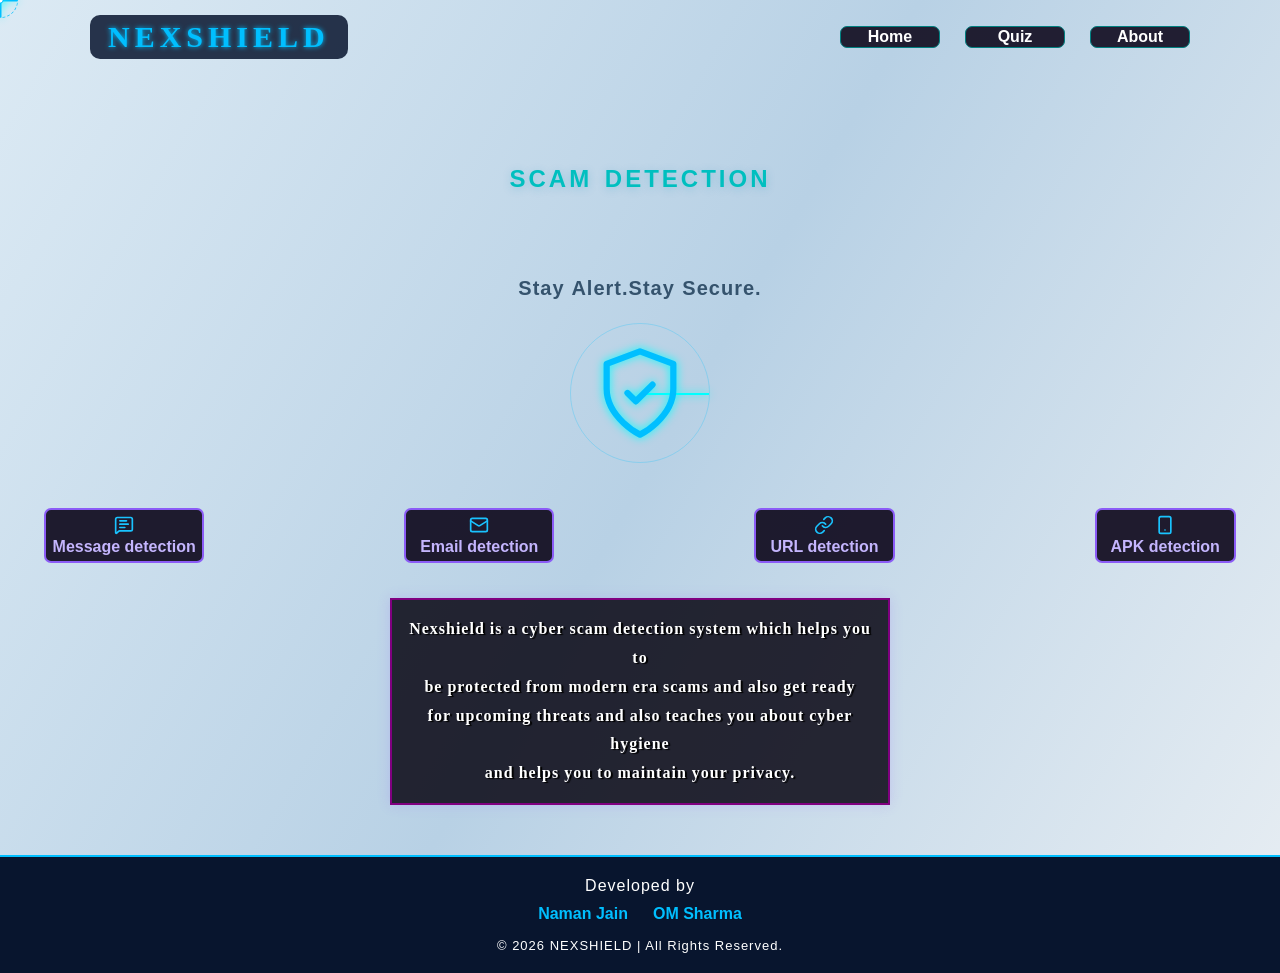
<file: index.html>
<!DOCTYPE html>
<html>
<head>
  <meta name="viewport" content="width=device-width,initial-scale=1.0">
 <title>NEXSHIELD</title>
 <meta charset="UTF-8">
<link rel="stylesheet" href="style.css">
</head>

<div class="custom-cursor">
  <div class="crosshair-ring"></div>
    <div class="crosshair-horizontal"></div>
    <div class="crosshair-vertical"></div>
    <div class="crosshair-center"></div>
</div>
<script>
const cursor = document.querySelector(".custom-cursor");

document.addEventListener("mousemove", function(e) {
    cursor.style.left = e.clientX + "px";
    cursor.style.top = e.clientY + "px";
});
</script>
<body>

<main>
<header>
<h1 class="head">NEXSHIELD</h1>
<nav class="headbar">

<a href="index.html">Home</a>
<a href="quiz.html"> Quiz</a>
<a href="about.html">About</a>
</nav>
</header>
<h2 style="text-align: center;">SCAM DETECTION</h2>
<p class="Alert">Stay Alert.Stay Secure.
    
</p>
        
<div class="shield-wrapper">
    <div class="radar-ring"></div>

    <div class="shield-animation">
    <svg viewBox="0 0 24 24"
     width="100"
     height="100"
     fill="none"
     stroke="#00BFFF"
     stroke-width="1.5"
     stroke-linecap="round"
     stroke-linejoin="round">
        <path d="M12 22s8-4 8-11V5l-8-3-8 3v6c0 7 8 11 8 11z"/>
        <path d="m9 12 2 2 4-4"/>
    </svg>
</div>





<div style="clear:both;"></div>

</div>


<div class = "detect-lines" id = "detection">
<a  href="Message detection.html">Message detection 
<img class = "msg-icon" src="icons/message-square-text.svg"alt="Message"></a>
  <a href="Email scam detection.html">Email detection
    <img class="mail-icon" src="icons/mail.svg" alt="Email"></a>
    <a href="URL detction.html">URL detection
    <img class="url-icon" src="icons/link.svg" alt="URL">
</a>
 <a href="APK detection.html">APK detection
    <img class="Apk-icon" src="icons/smartphone.svg" alt="APK"></a>
 
</div>

    <p id="about" style="color:white; text-align:center;">
 Nexshield is a cyber scam detection system which helps you to<br>
 be protected from modern era scams and also get ready<br>
for upcoming threats and also teaches you about cyber hygiene<br>
and helps you to maintain your privacy.
</p>

<footer class="main-footer">

    <p>Developed by</p>

    <div class="developer-links">
        <a href="https://www.linkedin.com/in/naman-jain-573193441" target="_blank">Naman Jain</a>

        <a href="https://www.linkedin.com/in/om-sharma-8308a5310" target="_blank">OM Sharma</a>
    </div>

    <p class="copyright">
        &copy; 2026 NEXSHIELD | All Rights Reserved.
    </p>

</footer>
</file>
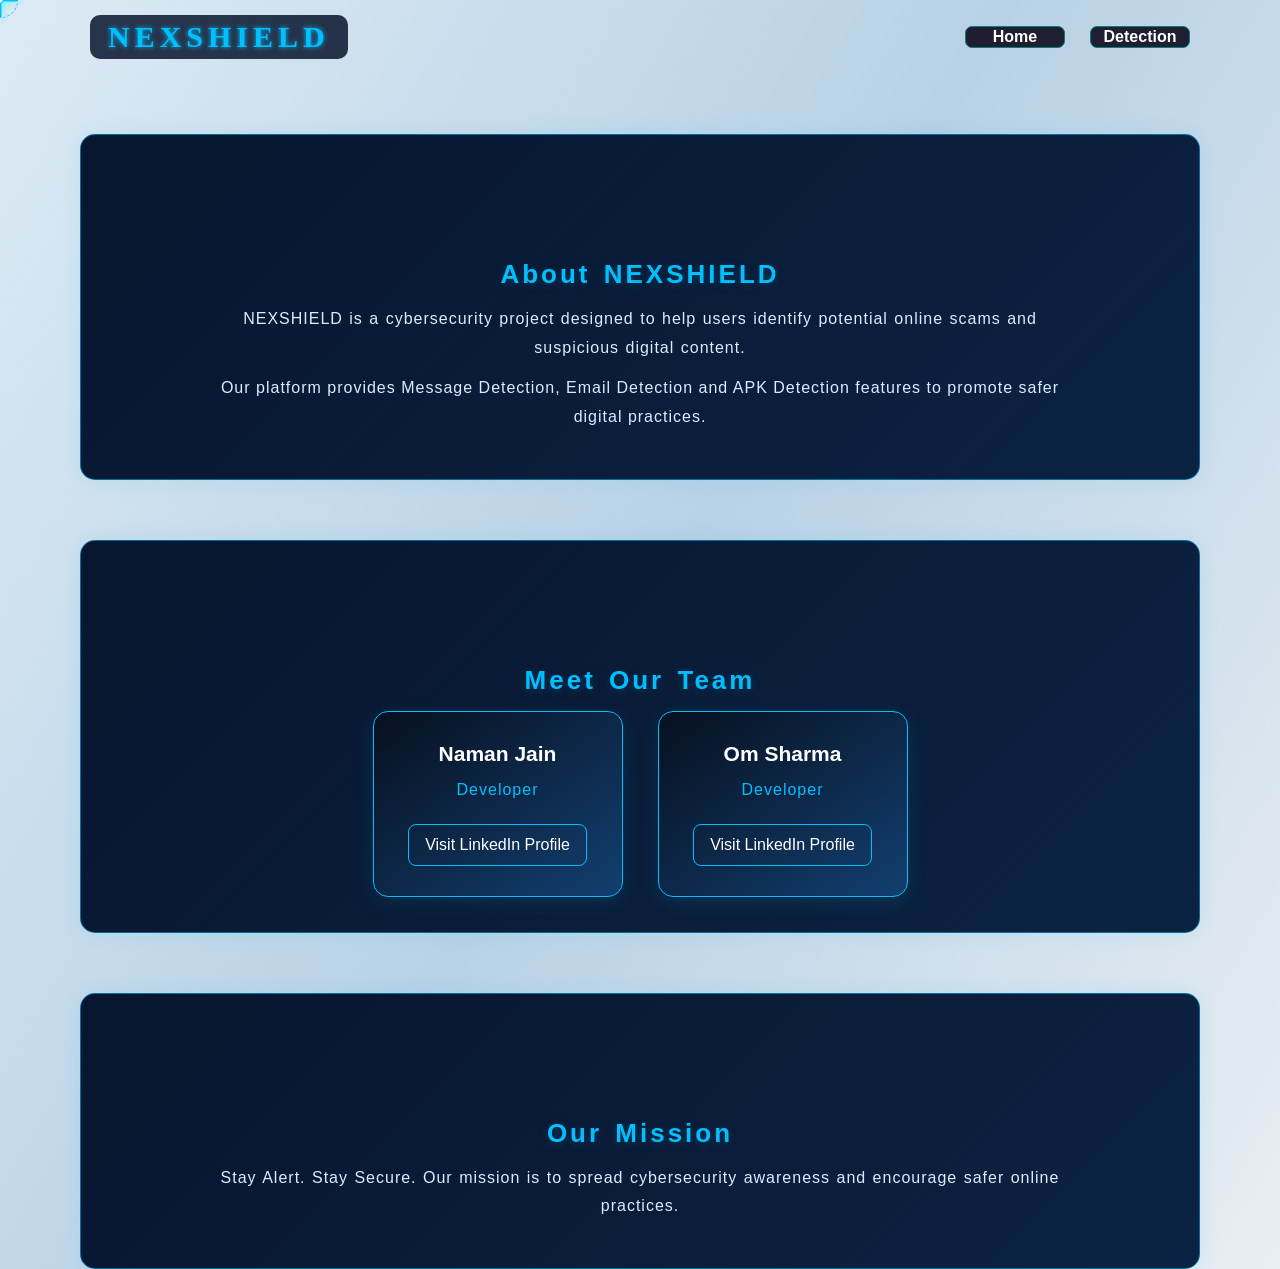
<file: about.html>
<!DOCTYPE html>
<html>
<head>
    <title>About NEXSHIELD</title>
    <meta charset="UTF-8">
    <meta name="viewport" content="width=device-width, initial-scale=1.0">
    <link rel="stylesheet" href="style.css">
</head>
<div class="custom-cursor">
    <div class="crosshair-ring"></div>
    <div class="crosshair-horizontal"></div>
    <div class="crosshair-vertical"></div>
    <div class="crosshair-center"></div>
</div>

<body>

<header>
    <h1 class="head">NEXSHIELD</h1>

    <nav>
        <a href="index.html">Home</a>
        <a href="message detection.html">Detection</a>
        
    </nav>
</header>

<main>

    <section class="about-project">
        <h2>About NEXSHIELD</h2>

        <p>
            NEXSHIELD is a cybersecurity project designed
            to help users identify potential online scams
            and suspicious digital content.
        </p>

        <p>
            Our platform provides Message Detection,
            Email Detection and APK Detection features
            to promote safer digital practices.
        </p>
    </section>

    <section class="team">
        <h2>Meet Our Team</h2>

        <div class="team-container">

            <div class="team-member">
                <h3>Naman Jain</h3>
                <p>Developer</p>

                <a href="https://www.linkedin.com/in/naman-jain-573193441"
                   target="_blank">
                    Visit LinkedIn Profile
                </a>
            </div>

            <div class="team-member">
                <h3>Om Sharma</h3>
                <p>Developer</p>

<a href="https://www.linkedin.com/in/om-sharma-8308a5310"
                   target="_blank">
                    Visit LinkedIn Profile
                </a>
            </div>

        </div>
    </section>

    <section class="mission">
        <h2>Our Mission</h2>

        <p>
            Stay Alert. Stay Secure.
            Our mission is to spread cybersecurity awareness
            and encourage safer online practices.
        </p>
    </section>

</main>
<script>
const cursor = document.querySelector(".custom-cursor");

document.addEventListener("mousemove", function(e) {
    cursor.style.left = e.clientX + "px";
    cursor.style.top = e.clientY + "px";
});
</script>

</body>
</html>
</file>
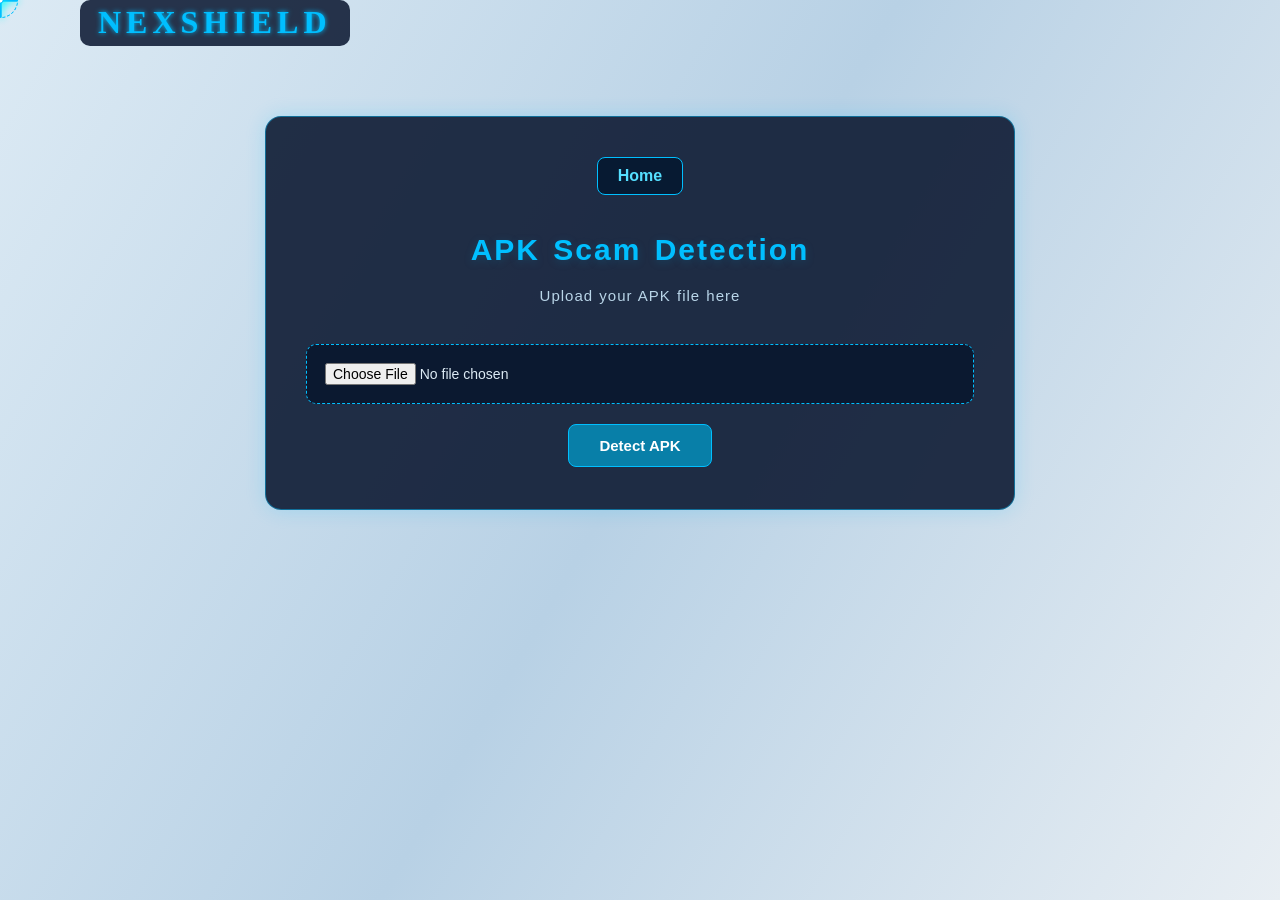
<file: APK detection.html>
<!DOCTYPE html>
<html>
    <head>
        <title>Nexshield - APK Detection</title>
        <link rel="stylesheet" href="style.css">
    </head>
    <body>
        <div class="custom-cursor">
    <div class="crosshair-ring"></div>
    <div class="crosshair-horizontal"></div>
    <div class="crosshair-vertical"></div>
    <div class="crosshair-center"></div>
</div>

        <div class="custom-cursor">
            <div class="crosshair-ring"></div>
            <div class="crosshair-horizontal"></div>
            <div class="crosshair-vertical"></div>
            <div class="crosshair-center"></div>
        </div>

        <h1>NEXSHIELD</h1>

        <div class="APK-container">

            <a href="index.html" class="home-btn">Home</a>

            <h2>APK Scam Detection</h2>

            <p>Upload your APK file here</p>

            <br><br>

            <form>

                <input
                    type="file"
                    accept=".apk"
                    id="apk-file"
                >

                <br><br>

                <button type="submit">Detect APK</button>

            </form>

        </div>
        <script>const cursor = document.querySelector(".custom-cursor");

document.addEventListener("mousemove", function(e) {
    cursor.style.left = e.clientX + "px";
    cursor.style.top = e.clientY + "px";
});</script>


<script src="./apk-detection.js"></script>



    </body>
</html>
</file>
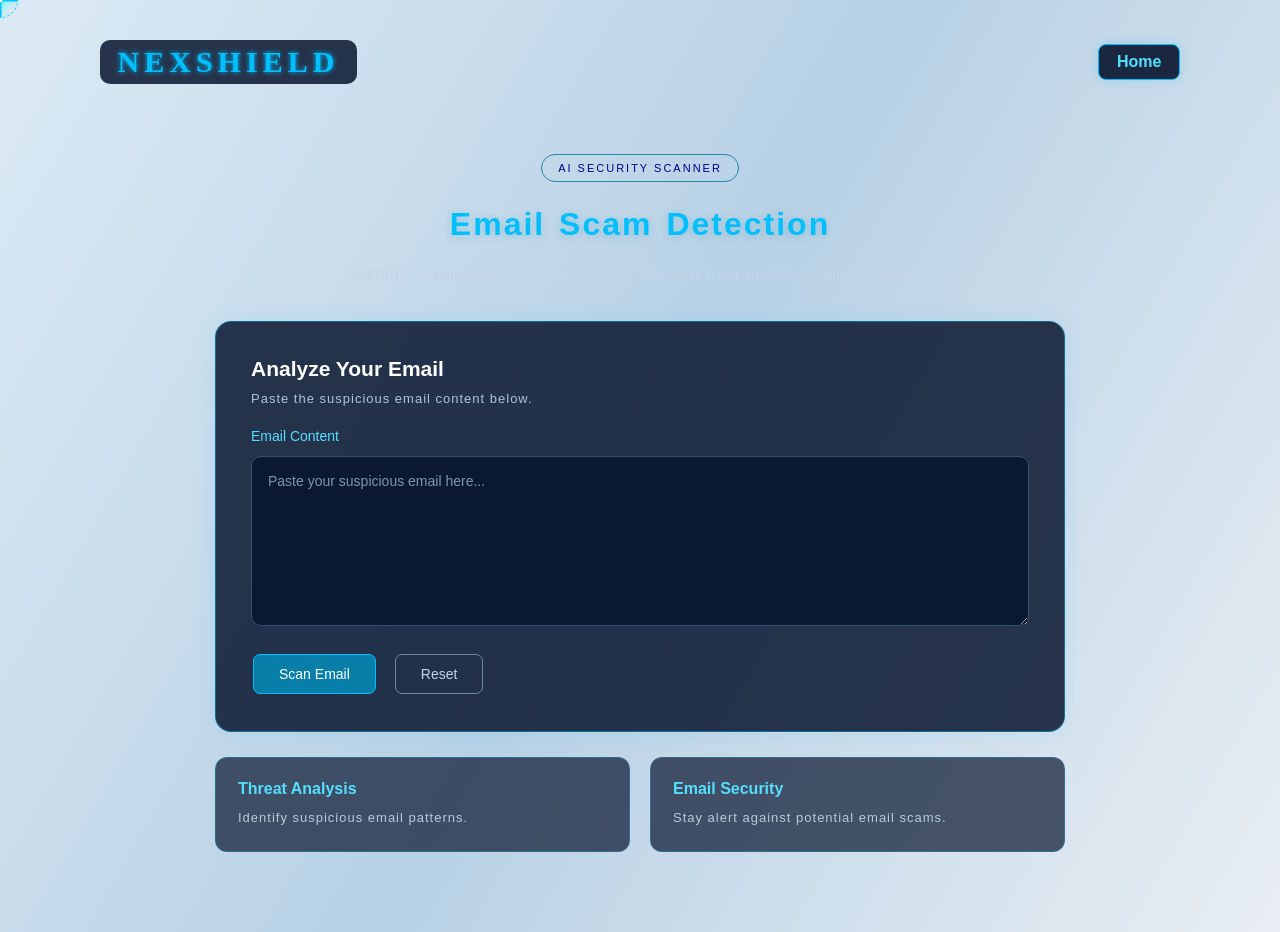
<file: Email scam detection.html>
<!DOCTYPE html>
<html lang="en">

<head>
    <meta charset="UTF-8">
    <meta name="viewport" content="width=device-width, initial-scale=1.0">

    <title>Nexshield - Email Scam Detection</title>

    <link rel="stylesheet" href="style.css">
</head>


<body class="email-page">
<div class="custom-cursor">
    <div class="crosshair-ring"></div>
    <div class="crosshair-horizontal"></div>
    <div class="crosshair-vertical"></div>
    <div class="crosshair-center"></div>
</div>
    <header class="email-header">

        <h1>NEXSHIELD</h1>

        <a href="index.html" class="hm">Home</a>

    </header>


    <main class="email-container">

        <section class="email-intro">

            <span class="email-tag">AI SECURITY SCANNER</span>

            <h2>Email Scam Detection</h2>

            <p>
                Identify suspicious emails and stay protected
                from potential online threats.
            </p>

        </section>


        <section class="email-scanner">

            <h3>Analyze Your Email</h3>

            <p class="scanner-description">
                Paste the suspicious email content below.
            </p>

            <form>

                <label for="email-content">
                    Email Content
                </label>

                <textarea
                    id="email-content"
                    name="email"
                    rows="7"
                    placeholder="Paste your suspicious email here..."
                    required
                ></textarea>

                <div class="email-actions">

                    <button type="button" class="detect-btn">
                        Scan Email
                    </button>

                    <button type="reset" class="reset-btn">
                        Reset
                    </button>

                </div>

            </form>

        </section>


        <section class="email-features">

            <div class="feature-card">
                <h3>Threat Analysis</h3>
                <p>Identify suspicious email patterns.</p>
            </div>

            <div class="feature-card">
                <h3>Email Security</h3>
                <p>Stay alert against potential email scams.</p>
            </div>

        </section>

    </main>
<script>
const cursor = document.querySelector(".custom-cursor");

document.addEventListener("mousemove", function(e) {
    cursor.style.left = e.clientX + "px";
    cursor.style.top = e.clientY + "px";
});
</script>

<script src="./email-detection.js"></script></script>


</body>
</html>
</file>
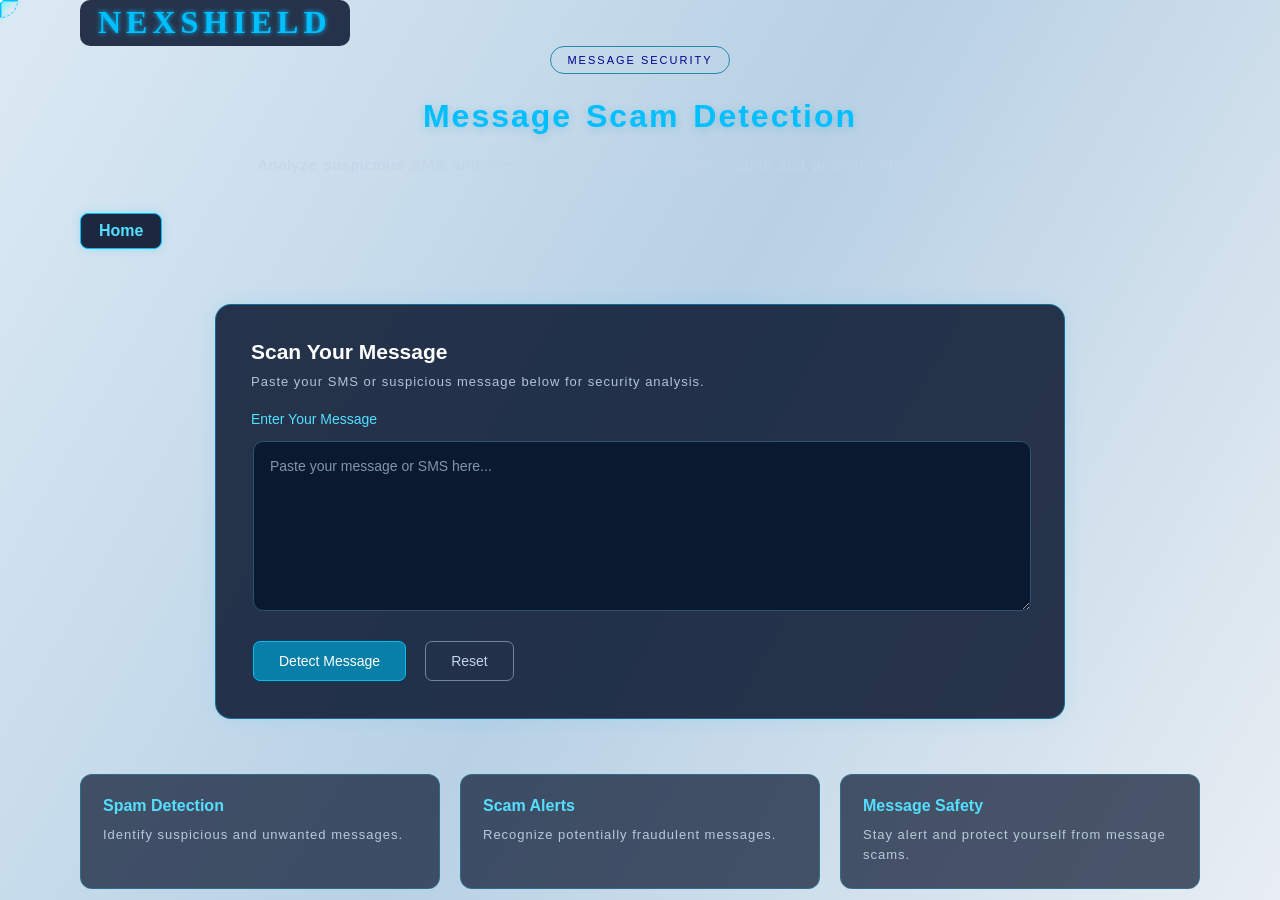
<file: Message detection.html>
<!DOCTYPE html>
<html>
<head>
    <link rel="stylesheet" href="style.css">
    <title>NexShield - Message Detection</title>
</head>
<body>
    <div class="custom-cursor">
    <div class="crosshair-ring"></div>
    <div class="crosshair-horizontal"></div>
    <div class="crosshair-vertical"></div>
    <div class="crosshair-center"></div>
</div>

    <h1>NEXSHIELD</h1>

    <div class="email-intro">
    <span class="email-tag">MESSAGE SECURITY</span>

    <h2>Message Scam Detection</h2>

    <p>
        Analyze suspicious SMS and messages to identify
        potential scams and protect yourself from fraud.
    </p>
</div>

    <a href="index.html" class="hm">Home</a>

<div class="email-container">

    <div class="email-scanner">

        <h3>Scan Your Message</h3>

        <p class="scanner-description">
            Paste your SMS or suspicious message below for security analysis.
        </p>

        <label>Enter Your Message</label>

        <textarea
            class="msg"
            rows="6"
            placeholder="Paste your message or SMS here..."
        ></textarea>

        <div class="email-actions">
            <button type="button" class="detect-btn">
                Detect Message
            </button>

            <button type="reset" class="reset-btn">
                Reset
            </button>
        </div>

    </div>

</div>

<div class="email-features">

 <div class="feature-card">
 <h3>Spam Detection</h3>
 <p>Identify suspicious and unwanted messages.</p>
    </div>

    <div class="feature-card">
<h3>Scam Alerts</h3>
<p>Recognize potentially fraudulent messages.</p>
    </div>

    <div class="feature-card">
 <h3>Message Safety</h3>
 <p>Stay alert and protect yourself from message scams.</p>
    </div>

</div>

<script>
const cursor = document.querySelector(".custom-cursor");

document.addEventListener("mousemove", function(e) {
    cursor.style.left = e.clientX + "px";
    cursor.style.top = e.clientY + "px";
});
</script>

<script src="message-detection.js"></script>



</body>
</html>
</file>
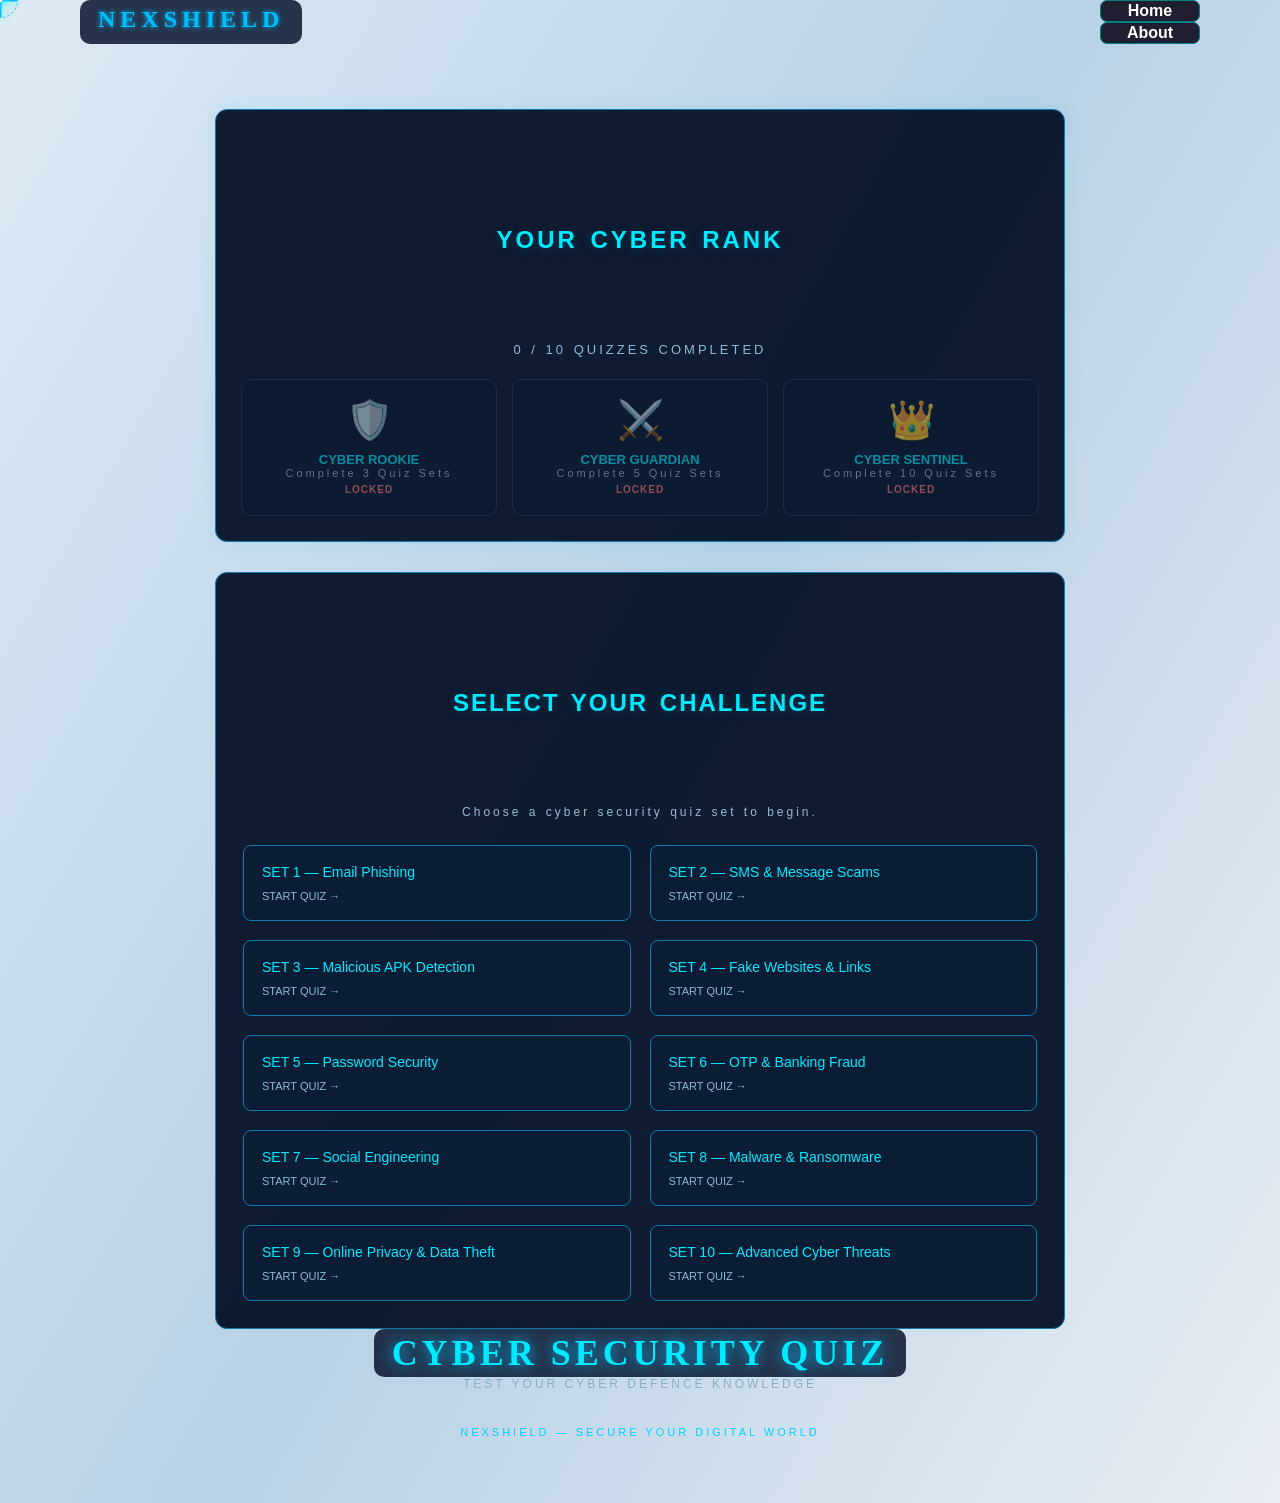
<file: quiz.html>
<!DOCTYPE html>
<html lang="en">

<head>
    <meta charset="UTF-8">
    <meta name="viewport" content="width=device-width, initial-scale=1.0">

    <title>NEXSHIELD - Cyber Security Quiz</title>

    <link rel="stylesheet" href="style.css">
</head>

<body class="quiz-page">

    <!-- Custom Cursor -->
    <div class="custom-cursor">
        <div class="crosshair-ring"></div>
        <div class="crosshair-horizontal"></div>
        <div class="crosshair-vertical"></div>
        <div class="crosshair-center"></div>
    </div>

    <!-- Navbar -->
    <nav>
        <h1>NEXSHIELD</h1>

        <div>
            <a href="index.html">Home</a>
            <a href="about.html">About</a>
        </div>
    </nav>

    <!-- Quiz Heading -->
    <section class="quiz-container">

        <div class="quiz-heading">








<!-- ACHIEVEMENT SECTION -->

<div class="achievement-panel">

    <h2>YOUR CYBER RANK</h2>

    <p id="completed-count">0 / 10 QUIZZES COMPLETED</p>

    <div class="badge-list">

        <div class="achievement-badge" id="rookie-badge">
            <div class="badge-symbol">🛡️</div>
            <h3>CYBER ROOKIE</h3>
            <p>Complete 3 Quiz Sets</p>
            <span>LOCKED</span>
        </div>

        <div class="achievement-badge" id="guardian-badge">
            <div class="badge-symbol">⚔️</div>
            <h3>CYBER GUARDIAN</h3>
            <p>Complete 5 Quiz Sets</p>
            <span>LOCKED</span>
        </div>

        <div class="achievement-badge" id="sentinel-badge">
            <div class="badge-symbol">👑</div>
            <h3>CYBER SENTINEL</h3>
            <p>Complete 10 Quiz Sets</p>
            <span>LOCKED</span>
        </div>

    </div>

</div>

<!-- QUIZ SET SELECTION -->

<div id="set-selection">

    <h2>SELECT YOUR CHALLENGE</h2>

    <p>Choose a cyber security quiz set to begin.</p>

    <div id="set-buttons"></div>

</div>



































            <h1>CYBER SECURITY QUIZ</h1>
            <p>TEST YOUR CYBER DEFENCE KNOWLEDGE</p>
        </div>

        <!-- Quiz Card -->
        <div class="quiz-box" id="quiz-box">

            <div class="quiz-header">

                <span id="question-number">
                    QUESTION 01 / 10
                </span>

                <span id="score">
                    SCORE: 00
                </span>

            </div>

            <div class="progress-bar">
                <div id="progress"></div>
            </div>

            <h2 id="question"></h2>

            <div id="options"></div>

            <p id="feedback"></p>

            <button id="next-btn" disabled>
                NEXT →
            </button>

        </div>

        <!-- Result -->
        <div class="result-box" id="result-box">

            <div class="result-icon">✓</div>

            <h2>QUIZ COMPLETED</h2>

            <h1 id="final-score">0/10</h1>

            <p id="result-message"></p>

            <button onclick="restartQuiz()">
                RESTART QUIZ ↻
            </button>

            <button onclick="showSets()">
    CHOOSE ANOTHER QUIZ
</button>

        </div>

        <p class="quiz-footer">
            NEXSHIELD — SECURE YOUR DIGITAL WORLD
        </p>

    </section>

    <script>

    // =====================================
// NEXSHIELD - MULTI QUIZ SYSTEM
// =====================================

// CUSTOM CURSOR
const cursor = document.querySelector(".custom-cursor");

document.addEventListener("mousemove", function(e) {
    if (cursor) {
        cursor.style.left = e.clientX + "px";
        cursor.style.top = e.clientY + "px";
    }
});

// QUESTION FORMAT: [Question, Options, Correct Option Index]

const makeQ = (question, options, answer) => ({
    question, options, answer
});

const quizSets = [

{
    name: "Email Phishing",
    questions: [
        makeQ("What is phishing?", ["Stealing information through deception", "A coding language", "A computer part", "A search engine"], 0),
        makeQ("What is a suspicious email attachment?", ["A verified document", "An unexpected executable file", "A saved photo", "A normal text file"], 1),
        makeQ("What should you check in an email?", ["Only its color", "Only its font", "Sender's email address", "Its length"], 2),
        makeQ("What is email spoofing?", ["Creating a backup", "Faking the sender's identity", "Deleting emails", "Encrypting files"], 1),
        makeQ("What does a phishing email often create?", ["Urgency and fear", "A software update", "A normal greeting", "A calendar event"], 0),
        makeQ("What should you do with an unknown attachment?", ["Open it", "Forward it", "Verify it first", "Run it as administrator"], 2),
        makeQ("What is a spam email?", ["An unwanted or unsolicited email", "A secure email", "A system file", "An encrypted message"], 0),
        makeQ("Can a familiar-looking logo prove an email is genuine?", ["Yes, always", "No", "Only on mobile", "Only at night"], 1),
        makeQ("What is the safest way to visit your bank website?", ["Use an unknown email link", "Use a trusted bookmark or official address", "Click a random advertisement", "Follow a forwarded link"], 1),
        makeQ("What should you do after clicking a suspected phishing link?", ["Ignore every warning", "Enter your details", "Secure your account and report it", "Forward the link"], 2)
    ]
},

{
    name: "SMS & Message Scams",
    questions: [
        makeQ("What is smishing?", ["SMS-based phishing", "A computer virus", "A secure password", "A phone setting"], 0),
        makeQ("An unknown SMS says your parcel is stuck. What should you do?", ["Pay immediately", "Verify through the official courier website", "Share your OTP", "Download its APK"], 1),
        makeQ("What is a common sign of a fraudulent SMS?", ["Personal greeting", "Urgent demand for payment", "Normal delivery update", "Known contact"], 1),
        makeQ("Should you click shortened links from unknown numbers?", ["Always", "Only once", "No, verify them first", "Only on Wi-Fi"], 2),
        makeQ("What is an SMS OTP?", ["A one-time verification code", "A permanent password", "A phone number", "A website address"], 0),
        makeQ("A message claims you won a lottery. What is safest?", ["Pay a fee", "Share bank details", "Verify and ignore suspicious claims", "Click its link"], 2),
        makeQ("What is message spoofing?", ["Changing phone brightness", "Faking the sender identity", "Deleting messages", "Blocking contacts"], 1),
        makeQ("What should you do with suspicious WhatsApp messages?", ["Forward them", "Verify before trusting or sharing", "Open every attachment", "Share personal information"], 1),
        makeQ("Can a scam message come from a compromised known account?", ["Yes", "Never", "Only from banks", "Only from computers"], 0),
        makeQ("What should you do after receiving a scam SMS?", ["Report and block the sender", "Reply with OTP", "Pay the sender", "Share it publicly with personal details"], 0)
    ]
},

{
    name: "Malicious APK Detection",
    questions: [
        makeQ("What is an APK?", ["Android application package", "A banking password", "A browser", "An antivirus"], 0),
        makeQ("What is a malicious APK?", ["A safe application", "An app designed to perform harmful actions", "A photo file", "A system update"], 1),
        makeQ("Where should you preferably download apps?", ["Unknown websites", "Random messages", "Trusted official app stores", "Pop-up advertisements"], 2),
        makeQ("What is a dangerous app permission?", ["Calculator access to contacts without reason", "Screen brightness", "Wallpaper selection", "Font size"], 0),
        makeQ("Can an APK steal personal information?", ["Yes", "Never", "Only on laptops", "Only without internet"], 0),
        makeQ("What is sideloading?", ["Installing apps outside the official app store", "Deleting an app", "Updating a browser", "Changing a password"], 0),
        makeQ("What should you do before installing an APK?", ["Check its source and permissions", "Disable security", "Share your OTP", "Ignore warnings"], 0),
        makeQ("What is spyware?", ["Software that secretly monitors activity", "A photo editor", "A keyboard", "A safe browser"], 0),
        makeQ("Does an app having many downloads guarantee safety?", ["Yes", "No", "Always on Android", "Only if free"], 1),
        makeQ("What should you do if an app behaves suspiciously?", ["Grant more permissions", "Investigate, uninstall if necessary and scan the device", "Share its APK", "Ignore it"], 1)
    ]
},

{
    name: "Fake Websites & Links",
    questions: [
        makeQ("What is a fake website?", ["A website impersonating a legitimate service", "A search engine", "An official government portal", "A local file"], 0),
        makeQ("What is typosquatting?", ["Using misspelled domain names to deceive users", "Typing a password", "Deleting a website", "Creating backups"], 0),
        makeQ("Does HTTPS guarantee a website is genuine?", ["Yes", "No, it only indicates an encrypted connection", "Always", "Only on phones"], 1),
        makeQ("What is a URL?", ["A web address", "A computer virus", "A password", "A file extension"], 0),
        makeQ("What is a suspicious domain?", ["A correctly verified official domain", "A lookalike domain with unusual spelling", "A saved bookmark", "A trusted search result"], 1),
        makeQ("What is a QR phishing attack?", ["A QR code leading to a malicious destination", "A safe backup", "A photo filter", "A network cable"], 0),
        makeQ("What should you check before entering payment details?", ["Website authenticity and domain", "Only background color", "Number of images", "Font style"], 0),
        makeQ("What is a URL shortener?", ["A service that creates shorter web links", "An antivirus", "A firewall", "A password manager"], 0),
        makeQ("Can a fake login page steal passwords?", ["Yes", "Never", "Only offline", "Only through email"], 0),
        makeQ("What is the safest response to a suspicious website?", ["Enter credentials", "Download its software", "Leave and verify through an official source", "Allow all notifications"], 2)
    ]
},

{
    name: "Password Security",
    questions: [
        makeQ("Which password is strongest?", ["123456", "password", "Nex@Shield#92X!", "om123"], 2),
        makeQ("What is password reuse?", ["Using different passwords", "Using the same password on multiple accounts", "Changing a password", "Creating a backup"], 1),
        makeQ("What is a password manager?", ["A tool that securely stores passwords", "A social network", "A search engine", "A virus"], 0),
        makeQ("How often should you change a compromised password?", ["Immediately", "Never", "After one year", "Only when asked by a stranger"], 0),
        makeQ("What is brute-force password attack?", ["Guessing many password combinations", "Encrypting a file", "Updating software", "Blocking a website"], 0),
        makeQ("What is credential stuffing?", ["Using leaked credentials on other websites", "Creating new accounts", "Changing usernames", "Scanning a printer"], 0),
        makeQ("Should you share your password with friends?", ["Yes", "No", "Only online", "Only through SMS"], 1),
        makeQ("What makes a password more secure?", ["Long and unique characters", "Your birth date", "Your name", "12345678"], 0),
        makeQ("What is a passphrase?", ["A longer sequence of words used for authentication", "A phone number", "A website link", "A bank OTP"], 0),
        makeQ("What should you do if your password is leaked?", ["Keep using it", "Change it and secure affected accounts", "Share it", "Ignore the warning"], 1)
    ]
},

{
    name: "OTP & Banking Fraud",
    questions: [
        makeQ("What does OTP stand for?", ["One-Time Password", "Online Transfer Payment", "Open Text Protocol", "Official Transaction Page"], 0),
        makeQ("Should bank staff ask for your OTP?", ["Yes", "No", "Only by phone", "Only through SMS"], 1),
        makeQ("What is UPI PIN used for?", ["Authorizing UPI transactions", "Receiving every payment", "Opening email", "Unlocking Wi-Fi"], 0),
        makeQ("Do you need to enter a UPI PIN to receive money?", ["Yes", "No", "Only for strangers", "Only at night"], 1),
        makeQ("What is a fake KYC scam?", ["Fraudulent request to steal identity or banking details", "A genuine bank update", "A password manager", "A security patch"], 0),
        makeQ("What should you do after an unauthorized bank transaction?", ["Wait a month", "Report it to your bank immediately", "Share another OTP", "Delete the SMS"], 1),
        makeQ("What is a remote access scam?", ["Tricking someone into allowing device control", "Installing a trusted update", "Changing a wallpaper", "Using a calculator"], 0),
        makeQ("What is a card skimmer?", ["A device that captures payment card information", "A bank application", "A password", "A firewall"], 0),
        makeQ("What is a fake customer-care number risk?", ["It may connect you to a fraudster", "It improves security", "It blocks malware", "It encrypts your phone"], 0),
        makeQ("What is India's cybercrime helpline number?", ["112", "1930", "100", "101"], 1)
    ]
},

{
    name: "Social Engineering",
    questions: [
        makeQ("What is social engineering?", ["Manipulating people to reveal information or take unsafe actions", "Computer repair", "Data backup", "Software coding"], 0),
        makeQ("What is pretexting?", ["Creating a false story to gain trust", "Installing antivirus", "Updating software", "Encrypting a disk"], 0),
        makeQ("What is baiting?", ["Offering something attractive to trick a victim", "Creating a strong password", "Blocking spam", "Securing Wi-Fi"], 0),
        makeQ("What is impersonation?", ["Pretending to be someone else", "Changing screen resolution", "Updating a browser", "Deleting files"], 0),
        makeQ("Why do scammers create urgency?", ["To prevent careful thinking", "To improve internet speed", "To protect privacy", "To update devices"], 0),
        makeQ("What is shoulder surfing?", ["Watching someone enter sensitive information", "Hacking a server remotely", "Sending an email", "Updating a phone"], 0),
        makeQ("What is tailgating in physical security?", ["Following an authorized person into a restricted area", "Sending spam", "Changing a password", "Using a firewall"], 0),
        makeQ("What should you do if an unknown caller claims to be IT support?", ["Give remote access", "Verify their identity independently", "Share your password", "Install their APK"], 1),
        makeQ("What is a common goal of social engineering?", ["Stealing information or access", "Improving battery life", "Increasing storage", "Updating software"], 0),
        makeQ("How can you defend against social engineering?", ["Verify requests and protect sensitive information", "Trust every caller", "Share OTPs", "Ignore security warnings"], 0)
    ]
},

{
    name: "Malware & Ransomware",
    questions: [
        makeQ("What is malware?", ["Malicious software", "A secure browser", "A keyboard", "A document format"], 0),
        makeQ("What is ransomware?", ["Malware that locks or encrypts data for payment", "A backup tool", "A search engine", "A firewall"], 0),
        makeQ("What is a computer worm?", ["Malware that can self-replicate and spread", "A safe application", "A browser extension", "A password"], 0),
        makeQ("What is a Trojan horse?", ["Malware disguised as legitimate software", "A trusted backup", "A hardware device", "An encrypted email"], 0),
        makeQ("What is a keylogger?", ["Software or hardware that records keystrokes", "A keyboard cleaner", "A screen saver", "A browser"], 0),
        makeQ("What is a botnet?", ["A network of compromised devices", "A secure Wi-Fi network", "A password vault", "A file format"], 0),
        makeQ("What is a firewall?", ["A system that filters network traffic", "A type of malware", "A social network", "A photo editor"], 0),
        makeQ("Why are software updates important?", ["They can fix security vulnerabilities", "They always delete data", "They disable security", "They reveal passwords"], 0),
        makeQ("What is a safe backup practice?", ["Keep separate protected backups", "Keep only one copy on the same device", "Share backups publicly", "Disable encryption"], 0),
        makeQ("What should you do if ransomware infects a device?", ["Disconnect it from networks and seek trusted incident-response help", "Pay immediately without checking", "Forward the malware", "Ignore it"], 0)
    ]
},

{
    name: "Online Privacy & Data Theft",
    questions: [
        makeQ("What is personal data?", ["Information that can identify a person", "A computer game", "A screen setting", "A browser theme"], 0),
        makeQ("What is data leakage?", ["Sensitive information being exposed without authorization", "Creating a backup", "Installing an update", "Changing a wallpaper"], 0),
        makeQ("What is a privacy setting?", ["A control over how information is shared", "A gaming setting", "A keyboard shortcut", "A file format"], 0),
        makeQ("What is public Wi-Fi risk?", ["Data may be exposed on insecure networks", "It always steals passwords", "It blocks all malware", "It guarantees privacy"], 0),
        makeQ("What is a VPN commonly used for?", ["Creating an encrypted network connection", "Increasing phone storage", "Removing all viruses", "Guaranteeing anonymity"], 0),
        makeQ("What is identity theft?", ["Using someone's personal information fraudulently", "Creating a new email", "Changing a profile photo", "Updating an app"], 0),
        makeQ("Why should you limit app permissions?", ["To reduce unnecessary access to your data", "To increase screen brightness", "To improve camera quality", "To change wallpaper"], 0),
        makeQ("What is digital footprint?", ["The trail of information you leave online", "A computer virus", "A password", "A network cable"], 0),
        makeQ("What should you do before sharing personal photos publicly?", ["Consider privacy and audience", "Share every detail", "Include passwords", "Share location automatically"], 0),
        makeQ("What is data encryption?", ["Converting data into a protected unreadable form without the key", "Deleting data permanently", "Increasing storage", "Compressing photos only"], 0)
    ]
},

{
    name: "Advanced Cyber Threats",
    questions: [
        makeQ("What is a zero-day vulnerability?", ["A vulnerability not yet fixed by its vendor", "A normal update", "A strong password", "A backup file"], 0),
        makeQ("What is a DDoS attack?", ["Flooding a service with traffic from multiple sources", "Encrypting one file", "Changing a password", "Installing an antivirus"], 0),
        makeQ("What is SQL injection?", ["Injecting malicious SQL through unsafe input", "Updating a database safely", "Encrypting email", "Scanning a QR code"], 0),
        makeQ("What is cross-site scripting (XSS)?", ["Injecting malicious scripts into web pages", "Creating a strong password", "Backing up a server", "Blocking spam"], 0),
        makeQ("What is penetration testing?", ["Authorized testing for security weaknesses", "Unauthorized data theft", "Deleting a website", "Sending spam"], 0),
        makeQ("What is ethical hacking?", ["Authorized security testing", "Stealing passwords", "Spreading malware", "Breaking into accounts without permission"], 0),
        makeQ("What is multi-factor authentication?", ["Using multiple different authentication factors", "Using one password twice", "Sharing two accounts", "Installing two browsers"], 0),
        makeQ("What is end-to-end encryption?", ["Protecting communication so only intended endpoints can read it", "Publicly sharing messages", "Removing passwords", "Compressing files"], 0),
        makeQ("What is an intrusion detection system?", ["A system that monitors suspicious activity", "A gaming application", "A password generator", "A photo editor"], 0),
        makeQ("What is the principle of least privilege?", ["Giving users only the access they need", "Giving everyone administrator access", "Sharing passwords", "Disabling security controls"], 0)
    ]
}

];

// =====================================
// PROGRESS & BADGE STORAGE
// =====================================

let completedSets = JSON.parse(
    localStorage.getItem("nexshieldCompletedSets") || "[]"
);

let currentSet = 0;
let currentQuestion = 0;
let score = 0;
let answered = false;

const questionEl = document.getElementById("question");
const optionsEl = document.getElementById("options");
const nextBtn = document.getElementById("next-btn");
const feedback = document.getElementById("feedback");

// =====================================
// BADGE UPDATE
// =====================================

function updateAchievements() {

    const total = completedSets.length;

    document.getElementById("completed-count").textContent =
        `${total} / 10 QUIZZES COMPLETED`;

    const badges = [
        {id:"rookie-badge", limit:3},
        {id:"guardian-badge", limit:5},
        {id:"sentinel-badge", limit:10}
    ];

    badges.forEach(badge => {

        const element = document.getElementById(badge.id);
        const unlocked = total >= badge.limit;

        element.classList.toggle("unlocked", unlocked);

        element.querySelector("span").textContent =
            unlocked ? "UNLOCKED ✓" : "LOCKED";

    });

}

// =====================================
// SHOW QUIZ SETS
// =====================================

function showSets() {

    document.getElementById("set-selection").style.display = "block";
    document.getElementById("quiz-box").style.display = "none";
    document.getElementById("result-box").style.display = "none";

    const container = document.getElementById("set-buttons");
    container.innerHTML = "";

    quizSets.forEach((set, index) => {

        const completed = completedSets.includes(index);

        const button = document.createElement("button");

        button.className = "set-btn";
        button.innerHTML =
            `SET ${index + 1} — ${set.name}
            <span>${completed ? "COMPLETED ✓" : "START QUIZ →"}</span>`;

        button.addEventListener("click", () => {
            startQuiz(index);
        });

        container.appendChild(button);

    });

    updateAchievements();

}

// =====================================
// START QUIZ
// =====================================

function startQuiz(index) {

    currentSet = index;
    currentQuestion = 0;
    score = 0;

    document.getElementById("set-selection").style.display = "none";
    document.getElementById("quiz-box").style.display = "block";
    document.getElementById("result-box").style.display = "none";

    loadQuestion();

}

// =====================================
// LOAD QUESTION
// =====================================

function loadQuestion() {

    answered = false;
    feedback.textContent = "";
    nextBtn.disabled = true;

    const questions = quizSets[currentSet].questions;
    const q = questions[currentQuestion];

    questionEl.textContent = q.question;

    document.getElementById("question-number").textContent =
        `QUESTION ${currentQuestion + 1} / 10`;

    document.getElementById("score").textContent =
        `SCORE: ${score}`;

    document.getElementById("progress").style.width =
        ((currentQuestion + 1) / 10 * 100) + "%";

    optionsEl.innerHTML = "";

    q.options.forEach((option, index) => {

        const button = document.createElement("button");

        button.className = "option-btn";
        button.textContent = option;

        button.addEventListener("click", () => {
            selectAnswer(index, button);
        });

        optionsEl.appendChild(button);

    });

}

// =====================================
// CHECK ANSWER
// =====================================

function selectAnswer(selected, button) {

    if (answered) return;

    answered = true;

    const correct = quizSets[currentSet]
        .questions[currentQuestion].answer;

    const allButtons =
        document.querySelectorAll(".option-btn");

    allButtons.forEach((btn, index) => {

        btn.disabled = true;

        if (index === correct) {
            btn.classList.add("correct");
        }

    });

    if (selected === correct) {

        score++;

        feedback.textContent = "✓ CORRECT ANSWER!";
        feedback.style.color = "#00ffae";

    } else {

        button.classList.add("wrong");

        feedback.textContent = "✕ INCORRECT ANSWER!";
        feedback.style.color = "#ff5252";

    }

    document.getElementById("score").textContent =
        `SCORE: ${score}`;

    nextBtn.disabled = false;

}

// =====================================
// NEXT QUESTION
// =====================================

nextBtn.addEventListener("click", function() {

    if (!answered) return;

    currentQuestion++;

    if (currentQuestion < 10) {

        loadQuestion();

    } else {

        finishQuiz();

    }

});

// =====================================
// FINISH QUIZ
// =====================================

function finishQuiz() {

    document.getElementById("quiz-box").style.display = "none";

    document.getElementById("result-box").style.display = "block";

    // Count each set only once
    if (!completedSets.includes(currentSet)) {

        completedSets.push(currentSet);

        localStorage.setItem(
            "nexshieldCompletedSets",
            JSON.stringify(completedSets)
        );

    }

    document.getElementById("final-score").textContent =
        `${score}/10`;

    document.getElementById("result-message").textContent =
        `You scored ${score * 10}%. You have completed ${completedSets.length} different quiz sets.`;

    updateAchievements();

}

// =====================================
// RESTART CURRENT QUIZ
// =====================================

function restartQuiz() {
    startQuiz(currentSet);
}

// INITIALIZE
updateAchievements();
showSets();

    </script>

</body>
</html>
</file>
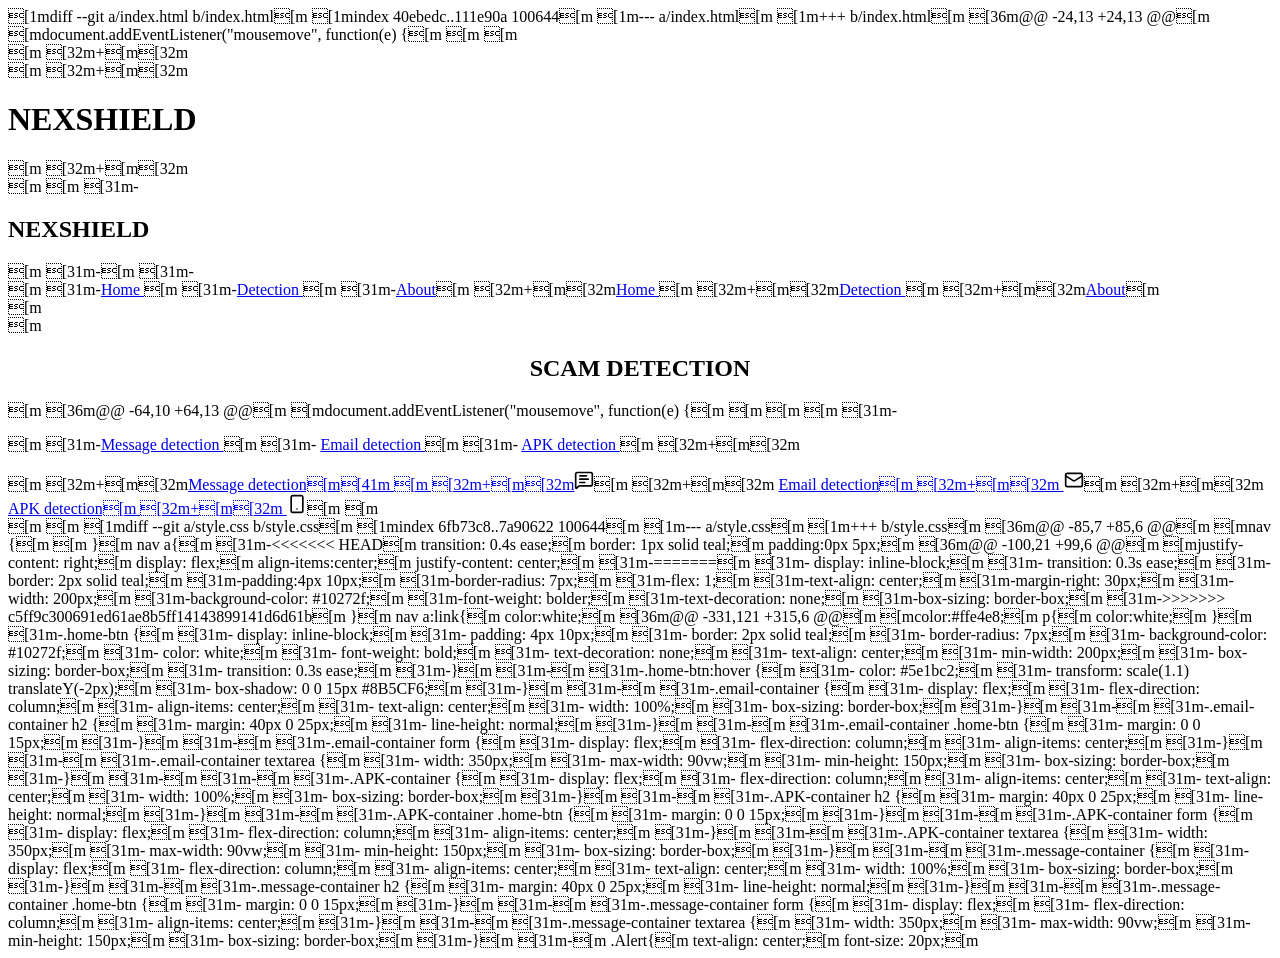
<file: tore --source=0cdf276 -- Message detection.html Email scam detection.html>
[1mdiff --git a/index.html b/index.html[m
[1mindex 40ebedc..111e90a 100644[m
[1m--- a/index.html[m
[1m+++ b/index.html[m
[36m@@ -24,13 +24,13 @@[m [mdocument.addEventListener("mousemove", function(e) {[m
 <body>[m
 [m
 <main>[m
[32m+[m[32m<header>[m
[32m+[m[32m<h1 class="head">NEXSHIELD</h1>[m
[32m+[m[32m<nav class="headbar">[m
 [m
[31m-<h1>NEXSHIELD</h1>[m
[31m-[m
[31m-<nav>[m
[31m-<a href="www.home.nex.com">Home </a>[m
[31m-<a href="www.detection.com">Detection </a>[m
[31m-<a href="#www.nex.about.com">About</a>[m
[32m+[m[32m<a href="index.html">Home </a>[m
[32m+[m[32m<a href="#detection">Detection </a>[m
[32m+[m[32m<a href="#about">About</a>[m
 </nav>[m
 </header>[m
 <h2 style="text-align: center;">SCAM DETECTION</h2>[m
[36m@@ -64,10 +64,13 @@[m [mdocument.addEventListener("mousemove", function(e) {[m
 </div>[m
 [m
 [m
[31m-<p class = "detect-lines">[m
[31m-<a  href="Message detection.html">Message detection </a>[m
[31m-  <a href="Email scam detection.html">Email detection  </a>[m
[31m- <a href="APK detection.html">APK detection </a>[m
[32m+[m[32m<div class = "detect-lines" id = "detection">[m
[32m+[m[32m<a  href="Message detection.html">Message detection[m[41m [m
[32m+[m[32m<img class = "msg-icon" src="icons/message-square-text.svg"alt="Message"></a>[m
[32m+[m[32m  <a href="Email scam detection.html">Email detection[m
[32m+[m[32m    <img class="mail-icon" src="icons/mail.svg" alt="Email"></a>[m
[32m+[m[32m <a href="APK detection.html">APK detection[m
[32m+[m[32m    <img class="Apk-icon" src="icons/smartphone.svg" alt="APK"></a>[m
  [m
 </div>[m
 [m
[1mdiff --git a/style.css b/style.css[m
[1mindex 6fb73c8..7a90622 100644[m
[1m--- a/style.css[m
[1m+++ b/style.css[m
[36m@@ -85,7 +85,6 @@[m [mnav {[m
     [m
 }[m
 nav a{[m
[31m-<<<<<<< HEAD[m
 transition: 0.4s ease;[m
 border: 1px solid teal;[m
 padding:0px 5px;[m
[36m@@ -100,21 +99,6 @@[m [mjustify-content: right;[m
 display: flex;[m
 align-items:center;[m
 justify-content: center;[m
[31m-=======[m
[31m-    display: inline-block;[m
[31m-    transition: 0.3s ease;[m
[31m-border: 2px solid teal;[m
[31m-padding:4px 10px;[m
[31m-border-radius: 7px;[m
[31m-flex: 1;[m
[31m-text-align: center;[m
[31m-margin-right: 30px;[m
[31m-width: 200px;[m
[31m-background-color: #10272f;[m
[31m-font-weight: bolder;[m
[31m-text-decoration: none;[m
[31m-box-sizing: border-box;[m
[31m->>>>>>> c5ff9c300691ed61ae8b5ff14143899141d6d61b[m
 }[m
 nav a:link{[m
     color:white;[m
[36m@@ -331,121 +315,6 @@[m [mcolor:#ffe4e8;[m
 p{[m
     color:white;[m
 }[m
[31m-.home-btn {[m
[31m-    display: inline-block;[m
[31m-    padding: 4px 10px;[m
[31m-    border: 2px solid teal;[m
[31m-    border-radius: 7px;[m
[31m-    background-color: #10272f;[m
[31m-    color: white;[m
[31m-    font-weight: bold;[m
[31m-    text-decoration: none;[m
[31m-    text-align: center;[m
[31m-    min-width:  200px;[m
[31m-    box-sizing: border-box;[m
[31m-    transition: 0.3s ease;[m
[31m-}[m
[31m-[m
[31m-.home-btn:hover {[m
[31m-    color: #5e1bc2;[m
[31m-    transform: scale(1.1) translateY(-2px);[m
[31m-    box-shadow: 0 0 15px #8B5CF6;[m
[31m-}[m
[31m-[m
[31m-.email-container {[m
[31m-    display: flex;[m
[31m-    flex-direction: column;[m
[31m-    align-items: center;[m
[31m-    text-align: center;[m
[31m-    width: 100%;[m
[31m-    box-sizing: border-box;[m
[31m-}[m
[31m-[m
[31m-.email-container h2 {[m
[31m-    margin: 40px 0 25px;[m
[31m-    line-height: normal;[m
[31m-}[m
[31m-[m
[31m-.email-container .home-btn {[m
[31m-    margin: 0 0 15px;[m
[31m-}[m
[31m-[m
[31m-.email-container form {[m
[31m-    display: flex;[m
[31m-    flex-direction: column;[m
[31m-    align-items: center;[m
[31m-}[m
[31m-[m
[31m-.email-container textarea {[m
[31m-    width: 350px;[m
[31m-    max-width: 90vw;[m
[31m-    min-height: 150px;[m
[31m-    box-sizing: border-box;[m
[31m-}[m
[31m-[m
[31m-[m
[31m-.APK-container {[m
[31m-    display: flex;[m
[31m-    flex-direction: column;[m
[31m-    align-items: center;[m
[31m-    text-align: center;[m
[31m-    width: 100%;[m
[31m-    box-sizing: border-box;[m
[31m-}[m
[31m-[m
[31m-.APK-container h2 {[m
[31m-    margin: 40px 0 25px;[m
[31m-    line-height: normal;[m
[31m-}[m
[31m-[m
[31m-.APK-container .home-btn {[m
[31m-    margin: 0 0 15px;[m
[31m-}[m
[31m-[m
[31m-.APK-container form {[m
[31m-    display: flex;[m
[31m-    flex-direction: column;[m
[31m-    align-items: center;[m
[31m-}[m
[31m-[m
[31m-.APK-container textarea {[m
[31m-    width: 350px;[m
[31m-    max-width: 90vw;[m
[31m-    min-height: 150px;[m
[31m-    box-sizing: border-box;[m
[31m-}[m
[31m-[m
[31m-.message-container {[m
[31m-    display: flex;[m
[31m-    flex-direction: column;[m
[31m-    align-items: center;[m
[31m-    text-align: center;[m
[31m-    width: 100%;[m
[31m-    box-sizing: border-box;[m
[31m-}[m
[31m-[m
[31m-.message-container h2 {[m
[31m-    margin: 40px 0 25px;[m
[31m-    line-height: normal;[m
[31m-}[m
[31m-[m
[31m-.message-container .home-btn {[m
[31m-    margin: 0 0 15px;[m
[31m-}[m
[31m-[m
[31m-.message-container form {[m
[31m-    display: flex;[m
[31m-    flex-direction: column;[m
[31m-    align-items: center;[m
[31m-}[m
[31m-[m
[31m-.message-container textarea {[m
[31m-    width: 350px;[m
[31m-    max-width: 90vw;[m
[31m-    min-height: 150px;[m
[31m-    box-sizing: border-box;[m
[31m-}[m
[31m-[m
 .Alert{[m
     text-align: center;[m
     font-size: 20px;[m
</file>
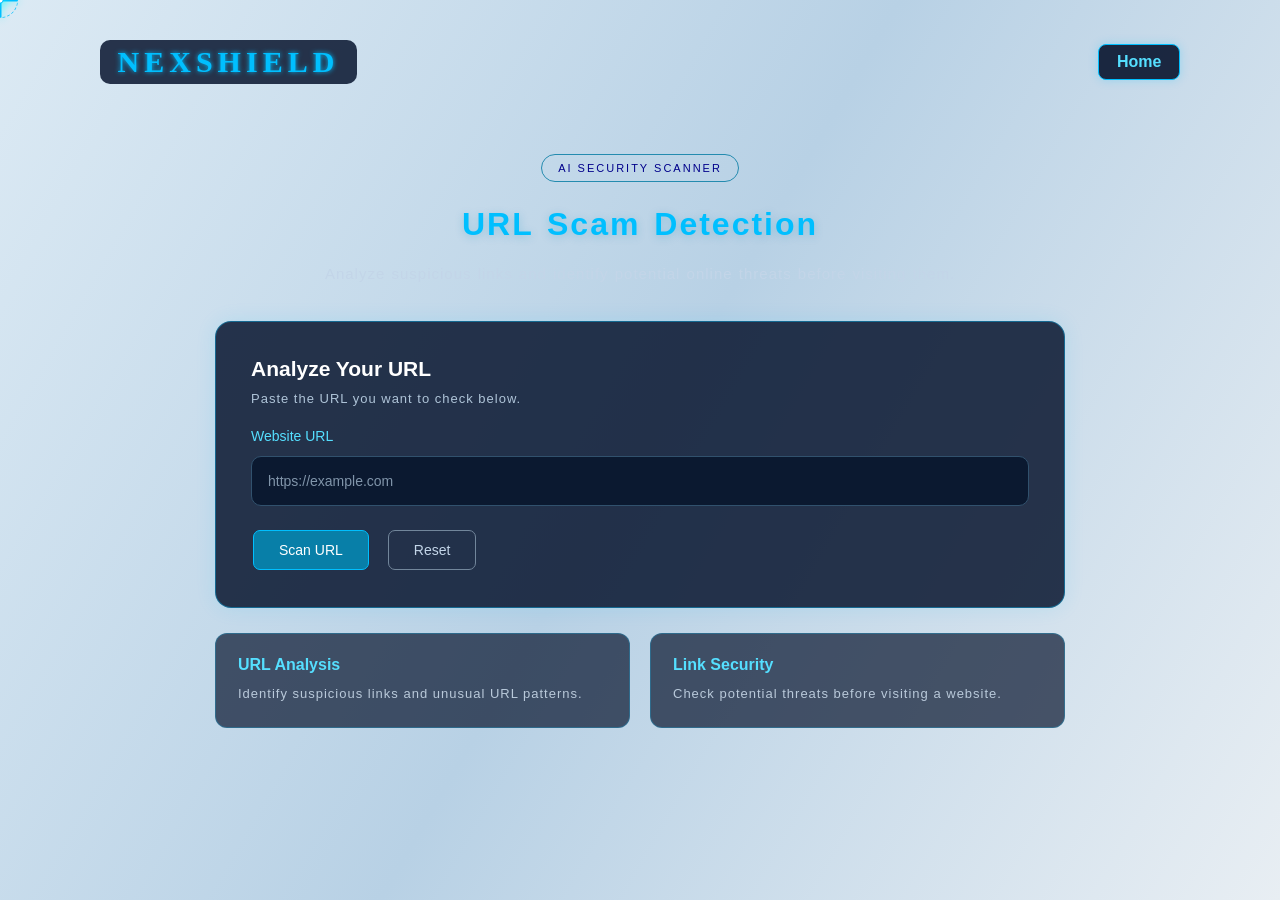
<file: URL detction.html>
<!DOCTYPE html>
<html lang="en">

<head>
    <meta charset="UTF-8">
    <meta name="viewport" content="width=device-width, initial-scale=1.0">

    <title>Nexshield - URL Scam Detection</title>

    <link rel="stylesheet" href="style.css">
</head>

<body class="email-page">

<div class="custom-cursor">
    <div class="crosshair-ring"></div>
    <div class="crosshair-horizontal"></div>
    <div class="crosshair-vertical"></div>
    <div class="crosshair-center"></div>
</div>

<header class="email-header">

    <h1>NEXSHIELD</h1>

    <a href="index.html" class="hm">Home</a>

</header>

<main class="email-container">

    <section class="email-intro">

        <span class="email-tag">AI SECURITY SCANNER</span>

        <h2>URL Scam Detection</h2>

        <p>
            Analyze suspicious links and identify
            potential online threats before visiting them.
        </p>

    </section>
<section class="email-scanner">

    <h3>Analyze Your URL</h3>

    <p class="scanner-description">
        Paste the URL you want to check below.
    </p>

    <form>

        <label for="url-input">
            Website URL
        </label>

        <input
            type="url"
            id="url-input"
            name="url"
            placeholder="https://example.com"
            required
        >

        <div class="email-actions">

            <button type="button" class="detect-btn">
                Scan URL
            </button>

            <button type="reset" class="reset-btn">
                Reset
            </button>

        </div>

    </form>

</section>
<section class="email-features">

    <div class="feature-card">
        <h3>URL Analysis</h3>
        <p>Identify suspicious links and unusual URL patterns.</p>
    </div>

    <div class="feature-card">
        <h3>Link Security</h3>
        <p>Check potential threats before visiting a website.</p>
    </div>

</section>
</main>
<script>
const cursor = document.querySelector(".custom-cursor");

document.addEventListener("mousemove", function(e) {
    cursor.style.left = e.clientX + "px";
    cursor.style.top = e.clientY + "px";
});
</script>

<script src="./url-detection.js"></</script>


</body>
</html>
</file>
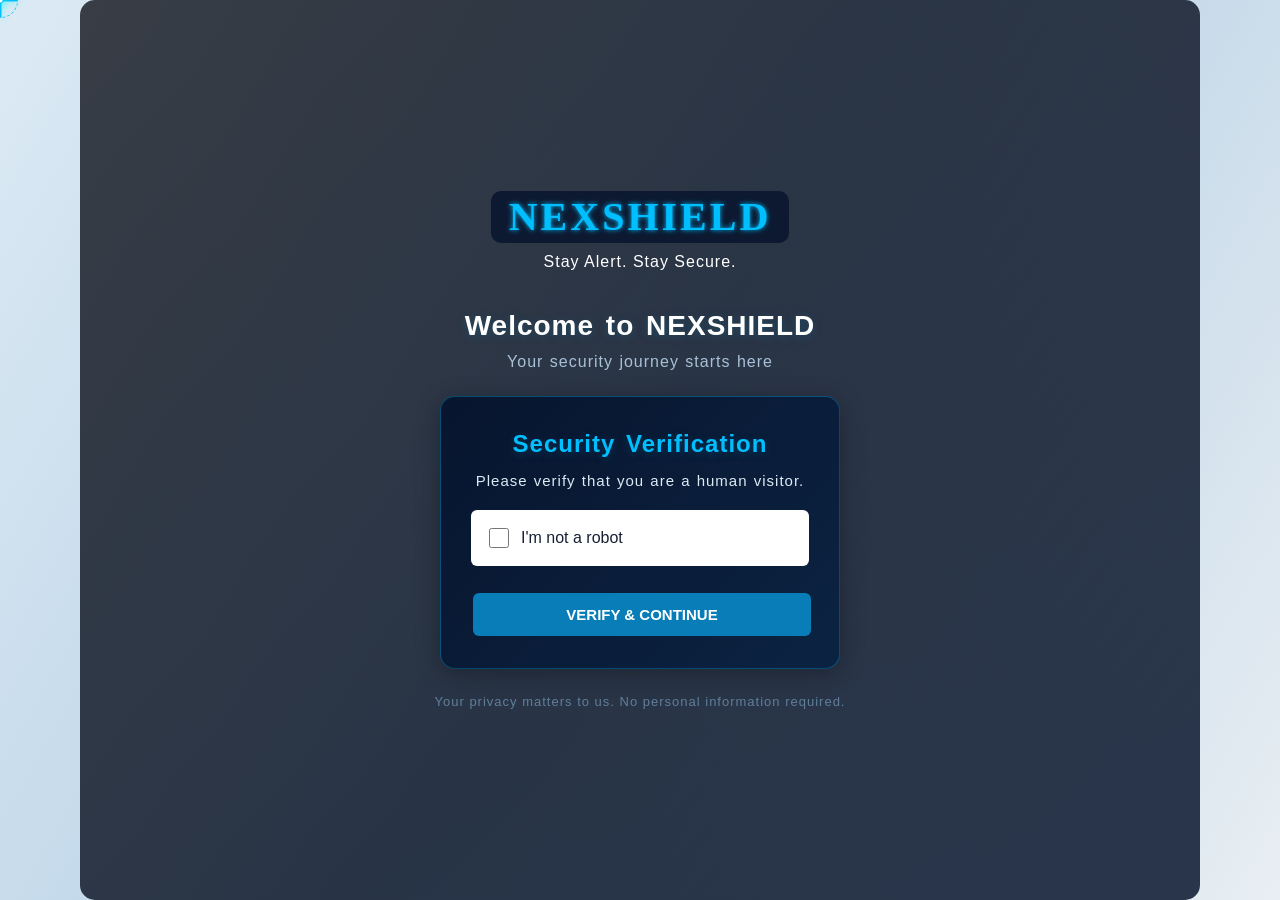
<file: verification.html>
<!DOCTYPE html>
<html>
<head>
    <title>NEXSHIELD-Security Verification</title>
    <link rel="stylesheet" href="style.css">
</head>

<body>


<div class="custom-cursor">
    <div class="crosshair-horizontal"></div>
    <div class="crosshair-vertical"></div>
    <div class="crosshair-center"></div>
    <div class="crosshair-ring"></div>
</div>










<div class="verification-container">

<h1>NEXSHIELD</h1>
<p>Stay Alert. Stay Secure.</p>

<div class="welcome-section">
    <h2>Welcome to NEXSHIELD</h2>
    <p>Your security journey starts here</p>
</div>

<div class="security-card">
    <h2>Security Verification</h2>
    <p>Please verify that you are a human visitor.</p>

    <div class="captcha-box">
        <input type="checkbox" id="captcha">
        <label for="captcha">I'm not a robot</label>
    </div>

    <button class="verify-btn">VERIFY & CONTINUE</button>
</div>

<p class="security-note">
    Your privacy matters to us. No personal information required.
</p>

</div>


<script>
document.querySelector(".verify-btn").addEventListener("click", function() {

    const captcha = document.getElementById("captcha");

    if (captcha.checked) {
        window.location.href = "index.html";
    } 
    else {
        alert("Please verify that you are not a robot!");
    }

});
</script>



<script>
document.addEventListener("DOMContentLoaded", function () {

    const cursor = document.querySelector(".custom-cursor");

    if (!cursor) {
        console.log("Custom cursor element not found!");
        return;
    }

    document.addEventListener("mousemove", function(e) {
        cursor.style.left = e.clientX + "px";
        cursor.style.top = e.clientY + "px";
    });

});
</script>









</body>
</html>
</file>
<file: style.css>
*{
    padding: 0px;
    margin:0px;
    box-sizing: border-box;
}
body {
    
background: linear-gradient(
    120deg,
    #DCEAF4,
    #B8D1E5,
    #E8EEF3
);
    
    font-family: Arial, sans-serif;
    margin-left: 80px;
    margin-right: 80px;
    background-repeat: no-repeat;
    min-height: 100vh;
    
    
}

h1 {
    color: #00BFFF;
    text-align: center;
    font-family: "cracked";
    text-shadow:0px 0px 5px #00BFFF;
    letter-spacing: 5px;
    line-height: 0.8;
    background: rgba(8, 21, 46, 0.85);
padding: 10px 18px;
border-radius: 10px;
display: inline-block;
    
    
    animation-name: heading;
 animation-duration: 1.5s;
 animation-timing-function: ease-in-out;
 animation-fill-mode: none;
 animation-iteration-count: 1
}
.head{
    display: flex;
    justify-content:start;
    font-size: 30px;
}

header{
    display:flex;
    justify-content: space-between;
    align-items: center;
    padding: 15px 10px;
    margin-bottom: 30px;
}
@keyframes heading{
    from{
transform: translateY(30px);
opacity: 0;
text-shadow: 0 0 0px #00bfff;
letter-spacing: 0px;

    }
    to{
transform:translateY(0);
opacity:1;
text-shadow: 0 0 15px #00bfff;
letter-spacing: 5px;
text-shadow: 0px 0px 15px #00BFFF,0 0 15px #00bfff;
    }
}

nav {
    text-align: center;
    word-spacing: 50px;
    text-shadow: 0px px 1px cyan;
    line-height: 20px;
    display:flex;
    justify-content: space-between;
    gap: 25px;
    
}
.headbar{
    flex-wrap: wrap;
    
}
nav a{
transition: 0.4s ease;
border: 1px solid teal;
padding:0px 5px;
border-radius: 7px;

width: 100px;
background-color: rgba(16,10,30,0.9);
font-weight: bolder;
text-decoration: none;
align-items: center;
justify-content: right;
display: flex;
align-items:center;
justify-content: center;
}
nav a:link{
    color:white;
}
nav a:hover{
    color:#00bfff;
transform: scale(1.1) translateY(-2px);
box-shadow:00px 00px 15px #8B5CF6;

}
nav a:active{
    color:#00ffa3;
}
nav a:visited{
    color: #a78bfa;
}
    

h2 {
    color: #00BFBF;
    text-shadow:0px 2px 8px rgba(0,143,191,0.25);
    text-transform:capitalize;
    word-spacing: 3px;
    letter-spacing: 3px;
    line-height: 9.8px;
    margin:100px;
    transition: 1s ease;
    perspective: 1000px;
    font-weight:700;
    

}

h2 + p {
    font-size:10px;
    color: #00BFFF;
    word-spacing:1px;
    line-height:9.5px; 
}
h2:hover{
transform:  rotatey(360deg);

}
.Alert{
    color:#35536d;
    font-weight:600;
    letter-spacing:1px;
    font-weight: bolder;
    font-size: 100px;
}
p{
letter-spacing: 1px;
}
#about {
    color: white;
    text-align: center;
    font-family: "poppins";
    font-weight: bolder;
    padding: 15px;
    line-height: 1.8; 
    border:2px solid purple;
    width: 500px;
    transition: 1s ease;
    margin-inline: auto;
    text-shadow: 2px 0.5px 1px black;
    background: rgba(8,5,18,0.85);
    box-shadow: 0 0 12px rgba(139, 92, 246, 0.20);
}
#about:hover{
box-shadow: 0px 0px 10px cyan;
transform: scale(1.1);
}

#Dev {
    color: #00BFFF;
    
}

button:hover{
color: cyan;
font-weight: bolder;
transform: scale(1.1px);
box-shadow:00px 00px 15px #8B5CF6;
}
button{
    
    padding: 6px;
    background-color:chocolate;
    margin: 2px;
    border: #080D18;
    border-radius: 6px;
    box-shadow: #080D18;
    border-color: white;
    color:white;
    
}

#o {
    color: #00BFFF;
    position:static;
    bottom:100px;
    left:100px;

}

@font-face{
    font-family: "cracked";
    src:url("fonts/CrackedBold Regular.ttf") format("true type");
}
@font-face{
    font-family:"poppins";
    src:url("fonts/poppins-Regular.ttf")format("true type")

}
.detect-lines{
    display: flex;
    flex-wrap:wrap;
    flex-direction: row;
    
}
.detect-lines a{
    color:#c4b5fd;
    font-weight: bold;
    font-family:sans-serif;
    transition: 0.4s ease;
    animation-name: detectionreveal;
    
    

}

.detect-lines a:hover{color:#f0abfc;
    
    transform: scale(1.1) translateY(-2px) ;
    box-shadow:00px 00px 15px #8B5CF6;
    
}

.detect-lines a:active{
    color:#00ffa3;

}
.detect-lines a{
    text-decoration:none;
    border: 2px solid #00ffa3;
    margin: 35px 110px;
    white-space: nowrap;
    padding: 5px 14px;
    border-radius:7px;
    width: 160px;
    background-color: rgba(16,10,30,0.92);
border: 2px solid #8B5CF6;
opacity: 0;
display: flex;
flex-direction: column-reverse;
align-items: center;
justify-content: space-between;

}
.detect-lines{
    display:flex;
    gap:30px;
    align-content: flex-start;
    align-content: center;
}
.msg-icon{
    width:20px;
    height: 20px; 
    filter: invert(63%) sepia(99%) saturate(2000%) hue-rotate(160deg);
}
.msg-icon{
    color: #00ffa3;
    
}
.mail-icon{
    width:20px;
    height: 20px;
    filter: invert(63%) sepia(99%) saturate(2000%) hue-rotate(160deg);
    color: #00ffa3;
}
.Apk-icon{
     width:20px;
    height: 20px;
    filter: invert(63%) sepia(99%) saturate(2000%) hue-rotate(160deg);
    color: #00ffa3;
}
@keyframes  detectionreveal{
    from{
        opacity:0;

    }
    to{
        opacity: 1;
    }
}
.detect-lines a:nth-child(1){
    animation:detectionreveal 1s ease 0s 1;
    animation-fill-mode: forwards;
}
.detect-lines a:nth-child(2){
    animation:detectionreveal 1s ease 0.4s 1;
    animation-fill-mode: forwards;
}
.detect-lines a:nth-child(3){
    animation:detectionreveal 1s ease 0.8s 1;
    animation-fill-mode: forwards;
}

 p::selection{
background-color:#5b2333;
color:#ffe4e8;
}

p{
    color:white;
}
.Alert{
    text-align: center;
    font-size: 20px;
    font-weight: bold;
}
.Alert:hover{
    transform: scale(1.1);
}
.msg{
    background:linear-gradient(135deg,#0b1224,#132b4f);
    border:2px solid #00ffa3;
    margin: 2px;
    padding: 2px;
    border-radius: 10px;
color:#eaf6ff
}
.line{
    color:#00ffa3 ;
    font-size: 12px;
    font-family: 'Gill Sans', 'Gill Sans MT', Calibri, 'Trebuchet MS', sans-serif;
    box-shadow: 0 0 15px lightgreen;
    border: 1px solid chocolate;
    border-radius: 10px;
    padding: 10px;
    white-space: nowrap;
    width: 208px;
}
.detection-card{
    max-width: 750px;
margin: 70px auto;
    padding: 40px;
    background-color: rgba(2, 10, 28, 0.65);
    border: 1px solid rgba(0,191,255,0.35 );
    border-radius: 15px;
    box-shadow:0 0 18px #00BFFF;
}
.hm {
    text-decoration: none;
    display: inline-block;
    color: #55DFFF;
    background: rgba(8, 21, 46, 0.9);
    border: 1px solid #00BFFF;
    border-radius: 8px;
    padding: 8px 18px;
    font-weight: bold;
    box-shadow: 0 0 10px rgba(0, 191, 255, 0.25);
    transition: 0.3s ease;
}

.hm:hover {
    color: #08152E;
    background: #00BFFF;
    border-color: #55DFFF;
    box-shadow: 0 0 18px #00BFFF;
    transform: translateY(-3px);
}



/* EMAIL DETECTION PAGE */

.email-page {
    margin: 0;
    padding: 25px 7%;
    box-sizing: border-box;
}

/* HEADER */

.email-header {
    display: flex;
    justify-content: space-between;
    align-items: center;
    gap: 20px;
}

.email-header h1 {
    font-size: 30px;
}

/* MAIN CONTAINER */

.email-container {
    max-width: 850px;
    margin: 55px auto;
}

/* INTRO SECTION */

.email-intro {
    text-align: center;
    margin-bottom: 35px;
}

.email-tag {
    display: inline-block;
    color: darkblue;
    border: 1px solid #248BAF;
    padding: 7px 16px;
    border-radius: 20px;
    font-size: 11px;
    letter-spacing: 2px;
}

.email-intro h2 {
    color: #00BFFF;
    font-size: 32px;
    letter-spacing: 2px;
    margin: 22px 0 15px;
    line-height: 1.3;
}

.email-intro p {
    color: #C3D5E8;
    font-size: 15px;
    line-height: 1.7;
}

/* SCANNER CARD */

.email-scanner {
    background: rgba(8, 21, 46, 0.85);
    border: 1px solid rgba(0, 191, 255, 0.4);
    border-radius: 16px;
    padding: 35px;
    box-shadow: 0 0 20px rgba(0, 191, 255, 0.12);
    transition: 0.3s ease;
}

.email-scanner:hover {
    box-shadow: 0 0 25px rgba(0, 191, 255, 0.25);
}

.email-scanner h3 {
    color: white;
    font-size: 21px;
    margin-bottom: 10px;
}

.scanner-description {
    color: #AFC4D8;
    font-size: 13px;
    margin-bottom: 22px;
}

.email-scanner label {
    display: block;
    color: #55DFFF;
    margin-bottom: 12px;
    font-size: 14px;
}

/* TEXTAREA */

.email-scanner textarea {
    width: 100%;
    min-height: 170px;
    box-sizing: border-box;
    resize: vertical;

    background: #0B1930;
    color: white;

    border: 1px solid #31516D;
    border-radius: 10px;

    padding: 16px;
    font-family: Arial, sans-serif;
    font-size: 14px;

    outline: none;
    transition: 0.3s ease;
}

.email-scanner textarea:focus {
    border-color: #00BFFF;
    box-shadow: 0 0 12px rgba(0, 191, 255, 0.2);
}

.email-scanner textarea::placeholder {
    color: #8195AA;
}

/* BUTTONS */

.email-actions {
    display: flex;
    gap: 15px;
    margin-top: 22px;
}

.detect-btn,
.reset-btn {
    padding: 11px 25px;
    border-radius: 7px;
    cursor: pointer;
    font-size: 14px;
    transition: 0.3s ease;
}

.detect-btn {
    background: #087FA8;
    border: 1px solid #00BFFF;
    color: white;
}

.detect-btn:hover {
    background: #00A6D6;
    box-shadow: 0 0 15px rgba(0, 191, 255, 0.4);
    transform: translateY(-2px);
}

.reset-btn {
    background: transparent;
    border: 1px solid #72869B;
    color: #C3D5E8;
}

.reset-btn:hover {
    border-color: #00BFFF;
    color: white;
}

/* FEATURE CARDS */

.email-features {
    display: flex;
    gap: 20px;
    margin-top: 25px;
}

.feature-card {
    flex: 1;
    background: rgba(8, 21, 46, 0.7);
    border: 1px solid rgba(0, 191, 255, 0.25);
    border-radius: 12px;
    padding: 22px;
    transition: 0.3s ease;
}

.feature-card:hover {
    transform: translateY(-5px);
    border-color: #00BFFF;
}

.feature-card h3 {
    color: #55DFFF;
    margin-bottom: 10px;
    font-size: 16px;
}

.feature-card p {
    color: #B9C9DA;
    font-size: 13px;
    line-height: 1.6;
}



@media (max-width: 600px) {

    .email-page {
        padding: 20px;
    }

    .email-container {
        margin: 40px auto;
    }

    .email-intro h2 {
        font-size: 25px;
    }

    .email-scanner {
        padding: 22px;
    }

    .email-features {
        flex-direction: column;
    }

    .email-actions {
        flex-wrap: wrap;
    }

}
.shield-animation {
    display: flex;
    justify-content: center;
    align-items: center;
    margin: 20px auto;
   
    filter: drop-shadow(0 0 5px cyan);
    animation: float 3s ease-in-out infinite,
           pulse 2s ease-in-out infinite;
           position: relative;
           z-index:2;
}

@keyframes float {
    0% {
        transform: translateY(0);
    }
    50% {
        transform: translateY(-12px);
    }
    100% {
        transform: translateY(0);
    }
}
@keyframes pulse {
    0%, 100% {
        filter:drop-shadow(0 0 5px cyan)
    }
    50% {
        filter:drop-shadow(0 0 22px #00bfff)
    }
}

.shield-wrapper {
    position: relative;
    width: 160px;
    height: 160px;
    margin: 20px auto;
    display: flex;
    justify-content: center;
    align-items: center;
}

.radar-ring {
    position: absolute;
    width: 140px;
    height: 140px;
    border: 1px solid rgba(0, 191, 255, 0.25);
    border-radius: 50%;
    animation :radar 2.4s ease-out infinite;
    z-index: 1;
}
@keyframes radar {
    0% {
        transform: scale(0.7);
        opacity: 1;
    }

    100% {
        transform: scale(1.5);
        opacity: 0;
    }
}

.radar-ring::before {
    content: "";
    position: absolute;
    top: 50%;
    left: 50%;
    width: 50%;
    height: 2px;
    background: cyan;
    transform-origin: left center;
    box-shadow: 0 0 8px cyan;
    animation: scan 2s linear infinite;
}

@keyframes scan {
    from {
        transform: rotate(0deg);
    }
    to {
        transform: rotate(360deg);
    }
}
@media(max-width:600px){
    body{
        margin-left:15px;
        margin-right:15px;
    
    }
    header{
        flex-direction:column;
        align-items: center;
        gap:20px;
    }
    h2 {
    margin: 55px 0;
    font-size: 22px;
    line-height: 1.3;
}
#about{
width:100%;
box-sizing:border-box;
}
body{
    margin-left:15px;
    margin-right:15px;
    box-sizing:border-box;
}
.head {
    justify-content: center;
}

.headbar {
    display: flex;
    flex-direction: row;
    justify-content: center;
    flex-wrap: wrap;
    gap: 10px;
    width: 100%;
}

nav a {
    width: auto;
    min-width: 75px;
    padding: 5px 10px;
}
.main-footer{
    margin-left:-15px;
    margin-right:-15px;
}

}
.custom-cursor {
    width: 35px;
    height: 35px;
    position: fixed;
    top: 0;
    left: 0;
    pointer-events: none;
    z-index: 9999;
    transform: translate(-50%, -50%);
}
.crosshair-horizontal {
    position: absolute;
    width: 35px;
    height: 2px;
    background: #00BFFF;
    top: 50%;
    left: 0;
    transform: translateY(-50%);
    box-shadow: 0 0 8px cyan;
}

.crosshair-vertical {
    position: absolute;
    width: 2px;
    height: 35px;
    background: #00BFFF;
    left: 50%;
    top: 0;
    transform: translateX(-50%);
    box-shadow: 0 0 8px cyan;
}
@media (min-width: 601px) {
    * {
        cursor: none !important;
    }
}
.crosshair-center {
    position: absolute;
    width: 6px;
    height: 6px;
    background: white;
    border: 1px solid #00BFFF;
    border-radius: 50%;
    top: 50%;
    left: 50%;
    transform: translate(-50%, -50%);
    box-shadow: 0 0 10px cyan;
}
.crosshair-ring {
    position: absolute;
    width: 35px;
    height: 35px;
    border: 1px dashed rgba(0, 191, 255, 0.8);
    border-radius: 50%;
    top: 50%;
    left: 50%;
    transform: translate(-50%, -50%);
    animation: rotate-ring 5s linear infinite;
}

@keyframes rotate-ring {
    from {
        transform: translate(-50%, -50%) rotate(0deg);
    }
    to {
        transform: translate(-50%, -50%) rotate(360deg);
    }
}

/* ABOUT PAGE */

.about-project,
.team,
.mission {
    margin-top: 60px;
    padding: 35px;
    background: linear-gradient(135deg, #08152E, #0B2342);
    border: 1px solid rgba(0, 191, 255, 0.5);
    box-shadow: 0 0 20px rgba(0, 191, 255, 0.12);
    border-radius: 15px;
    text-align: center;
}

.about-project h2,
.team h2,
.mission h2 {
    color: #00BFFF;
    margin-bottom: 25px;
    font-size: 26px;
}

.about-project p,
.mission p {
    color: #DCEBFF;
    line-height: 1.8;
    font-size: 16px;
    max-width: 850px;
    margin: 12px auto;
}

.team-container {
    display: flex;
    justify-content: center;
    align-items: stretch;
    gap: 35px;
    flex-wrap: wrap;
}

.team-member {
    width: 250px;
    padding: 30px 20px;
    background: linear-gradient(145deg, #07101F, #123F70);
    border: 1px solid #00BFFF;
    border-radius: 15px;
    box-shadow: 0 5px 20px rgba(0, 191, 255, 0.12);
    transition: transform 0.3s, box-shadow 0.3s;
}

.team-member:hover {
    transform: translateY(-7px);
    box-shadow: 0 8px 25px rgba(0, 191, 255, 0.25);
}

.team-member h3 {
    color: #FFFFFF;
    margin-bottom: 15px;
    font-size: 21px;
}

.team-member p {
    color: #00BFFF;
    margin-bottom: 25px;
}

.team-member a {
    color: #FFFFFF;
    text-decoration: none;
    border: 1px solid #00BFFF;
    padding: 11px 16px;
    border-radius: 8px;
    display: inline-block;
    transition: 0.3s;
}

.team-member a:hover {
    background: #00BFFF;
    color: #02040B;
}

@media(max-width:600px) {

    .about-project,
    .team,
    .mission {
        padding: 22px 15px;
        margin-top: 35px;
    }

    .about-project h2,
    .team h2,
    .mission h2 {
        font-size: 22px;
    }

    .team-container {
        flex-direction: column;
        align-items: center;
        gap: 25px;
    }

    .team-member {
        width: 80%;
    }
}
/* MAIN FOOTER */

.main-footer {
    margin-top: 50px;
    margin-left: -80px;
    margin-right: -80px;
    padding: 12px 10px;
    text-align: center;
    background: #08152E;
    border-top: 2px solid #00BFFF;

}

.main-footer p {
    color: #ffffff;
    margin: 8px 0;
    opacity: 1;
}

.developer-links {
    display: flex;
    justify-content: center;
    gap: 25px;
    margin: 10px 0;
}

.developer-links a {
    color: #00BFFF;
    text-decoration: none;
    font-weight: 600;
}

.developer-links a:hover {
    color: white;
}

.main-footer .copyright {
    color: #ffffff;
    font-size: 13px;
    opacity: 1;
    margin-top: 15px;
}
/* Hide Vertical Scrollbar */
body {
    scrollbar-width: none;
}

body::-webkit-scrollbar {
    display: none;
}
.verification-container {
    min-height: 100vh;
    display: flex;
    flex-direction: column;
    align-items: center;
    justify-content: center;
    text-align: center;
}
.verification-container h1 {
    color: #00BFFF;
    font-size: 40px;
    letter-spacing: 3px;
    margin-bottom: 10px;
}
.welcome-section {
    margin-top: 35px;
    margin-bottom: 30px;
}

.welcome-section h2 {
    color: #FFFFFF;
    font-size: 28px;
    margin-bottom: 12px;
}

.welcome-section p {
    color: #A9C1D8;
    font-size: 16px;
}
.security-card {
    width: 400px;
    padding: 30px;
    background: linear-gradient(135deg, #08152E, #0B2342);
    border: 1px solid rgba(0, 191, 255, 0.3);
    border-radius: 15px;
    box-shadow: 0px 5px 25px rgba(0, 0, 0, 0.3);
}

.security-card h2 {
    color: #00BFFF;
    font-size: 24px;
    margin-bottom: 15px;
}

.security-card p {
    color: #DCEAF4;
    font-size: 15px;
    margin-bottom: 25px;
}
.captcha-box {
    display: flex;
    align-items: center;
    gap: 12px;
    padding: 18px;
    background: #FFFFFF;
    border-radius: 6px;
    margin-bottom: 25px;
    text-align: left;
}

.captcha-box input {
    width: 20px;
    height: 20px;
    cursor: pointer;
}

.captcha-box label {
    color: #172033;
    font-size: 16px;
    cursor: pointer;
}
.verify-btn {
    width: 100%;
    padding: 13px;
    background: #087DB8;
    color: white;
    border: none;
    border-radius: 6px;
    font-size: 15px;
    font-weight: bold;
    cursor: pointer;
    transition: 0.3s;
}

.verify-btn:hover {
    background: #00BFFF;
    box-shadow: 0px 0px 15px rgba(0, 191, 255, 0.4);
    transform: translateY(-2px);
}
.security-note {
    color: #6f91ad;
    font-size: 13px;
    margin-top: 25px;
    opacity: 0.8;
}
.verification-container {
    min-height: 100vh;
    display: flex;
    flex-direction: column;
    align-items: center;
    justify-content: center;
    text-align: center;
    background: linear-gradient(
        135deg,
        rgba(2, 4, 11, 0.75),
        rgba(8, 21, 46, 0.85)
    );
    border-radius: 15px;
    padding: 30px;
    width: 100%;
max-width: 1200px;
margin: auto;
}
.security-card {
    transition: 0.3s;
}

.security-card:hover {
    transform: translateY(-5px);
    box-shadow: 0px 10px 30px rgba(0, 191, 255, 0.15);
}
@media (max-width: 600px) {
    .security-card {
        width: 100%;
        padding: 20px;
    }

    .verification-container {
        padding: 15px;
    }

    .welcome-section h2 {
        font-size: 23px;
    }

    .security-card h2 {
        font-size: 21px;
    }
}
.security-card h2 {
    line-height: 1.4;
    margin: 0 0 15px 0;
    letter-spacing: 1px;
    text-transform: none;
    perspective: none;
}

.welcome-section h2 {
    line-height: 1.4;
    margin: 0 0 12px 0;
    letter-spacing: 1px;
    text-transform: none;
    perspective: none;
}
/* APK DETECTION PAGE */

.APK-container {
    max-width: 750px;
    margin: 70px auto;
    padding: 40px;

    background: rgba(8, 21, 46, 0.88);
    border: 1px solid rgba(0, 191, 255, 0.45);
    border-radius: 16px;

    box-shadow: 0 0 20px rgba(0, 191, 255, 0.2);
    text-align: center;

    transition: 0.3s ease;
}

.APK-container:hover {
    box-shadow: 0 0 28px rgba(0, 191, 255, 0.35);
    transform: translateY(-3px);
}

/* HOME BUTTON */

.home-btn {
    display: inline-block;
    text-decoration: none;

    color: #55DFFF;
    background: rgba(5, 25, 48, 0.9);

    border: 1px solid #00BFFF;
    border-radius: 8px;

    padding: 9px 20px;
    font-weight: bold;

    transition: 0.3s ease;
}

.home-btn:hover {
    background: #00BFFF;
    color: #08152E;
    transform: translateY(-3px);
    box-shadow: 0 0 15px #00BFFF;
}

/* APK HEADING */

.APK-container h2 {
    color: #00BFFF;
    font-size: 30px;
    letter-spacing: 2px;
    line-height: 1.3;
    margin: 35px 0 15px;
}

/* DESCRIPTION */

.APK-container p {
    color: #B9D5E8;
    font-size: 15px;
    line-height: 1.6;
}

/* FILE INPUT */

#apk-file {
    width: 100%;
    padding: 18px;

    background: #0B1930;
    color: #DCEAF4;

    border: 1px dashed #00BFFF;
    border-radius: 10px;

    font-size: 14px;
    cursor: pointer;
}

/* DETECT BUTTON */

.APK-container button {
    padding: 12px 30px;

    background: #087FA8;
    color: white;

    border: 1px solid #00BFFF;
    border-radius: 8px;

    font-size: 15px;
    font-weight: bold;

    cursor: pointer;
    transition: 0.3s ease;
}

.APK-container button:hover {
    background: #00A6D6;
    box-shadow: 0 0 15px rgba(0, 191, 255, 0.5);
    transform: translateY(-2px);
}

/* MOBILE RESPONSIVE */

@media (max-width: 600px) {
    .APK-container {
        width: 100%;
        margin: 40px auto;
        padding: 22px;
    }

    .APK-container h2 {
        font-size: 23px;
    }

    #apk-file {
        font-size: 12px;
    }
}




/* NEXSHIELD MESSAGE DETECTION RESULTS */

.scan-result {
    display: none;
    margin-top: 25px;
    padding: 25px;
    border-radius: 12px;
    background: #08152E;
    color: white;
    line-height: 1.8;
    overflow-wrap: anywhere;
}

.scan-result:not(:empty) {
    display: block;
}

.scan-result h3 {
    font-size: 24px;
    margin-bottom: 12px;
}

.scan-result h4 {
    margin: 15px 0 10px;
    color: #55DFFF;
}

.scan-result ul {
    padding-left: 22px;
}

.scan-result li {
    margin-bottom: 8px;
}

.scan-result.high {
    border: 2px solid #ff4444;
    box-shadow: 0 0 15px rgba(255,68,68,0.3);
}

.scan-result.high h3 {
    color: #ff5555;
}

.scan-result.medium {
    border: 2px solid #ffb52e;
    box-shadow: 0 0 15px rgba(255,181,46,0.3);
}

.scan-result.medium h3 {
    color: #ffb52e;
}

.scan-result.low {
    border: 2px solid #00e69a;
    box-shadow: 0 0 15px rgba(0,230,154,0.3);
}

.scan-result.low h3 {
    color: #00e69a;
}













/* =================================
   NEXSHIELD CYBER SECURITY QUIZ
================================= */

.quiz-page .quiz-container {
    width: 90%;
    max-width: 850px;
    margin: 65px auto;
    text-align: center;
}

.quiz-page .quiz-heading h1 {
    color: #00eaff;
    font-size: 36px;
    letter-spacing: 4px;
    text-shadow: 0 0 15px #00bfff;
}

.quiz-page .quiz-heading p {
    color: #8baec4;
    letter-spacing: 3px;
    font-size: 12px;
}

.quiz-page .quiz-box,
.quiz-page .result-box {
    background: rgba(5, 17, 38, 0.94);
    border: 1px solid #00bfff;
    border-radius: 12px;
    padding: 35px;
    margin-top: 40px;
    box-shadow:
        0 0 15px rgba(0, 191, 255, 0.2),
        inset 0 0 20px rgba(0, 191, 255, 0.04);
    text-align: left;
}

.quiz-page .quiz-header {
    display: flex;
    justify-content: space-between;
    gap: 10px;
    color: #00eaff;
    font-size: 13px;
    font-weight: bold;
    letter-spacing: 1px;
}

.quiz-page .progress-bar {
    height: 6px;
    background: #1a304b;
    margin: 25px 0 35px;
    border-radius: 20px;
    overflow: hidden;
}

.quiz-page #progress {
    height: 100%;
    width: 0%;
    background: #00eaff;
    box-shadow: 0 0 12px #00eaff;
    transition: width 0.4s ease;
}

.quiz-page #question {
    color: #ffffff;
    font-size: 22px;
    margin-bottom: 25px;
}

.quiz-page #options {
    display: flex;
    flex-direction: column;
    gap: 13px;
}

.quiz-page .option-btn {
    width: 100%;
    padding: 16px;
    text-align: left;
    color: #cceeff;
    background: #0b1c35;
    border: 1px solid #164a69;
    border-radius: 7px;
    cursor: pointer;
    font-size: 15px;
    transition: 0.3s;
}

.quiz-page .option-btn:hover:not(:disabled) {
    background: #103c55;
    border-color: #00eaff;
    box-shadow: 0 0 12px rgba(0, 234, 255, 0.2);
    transform: translateX(5px);
}

.quiz-page .option-btn.correct {
    background: #063c32;
    border-color: #00ffae;
    color: #00ffae;
}

.quiz-page .option-btn.wrong {
    background: #401923;
    border-color: #ff5252;
    color: #ff7777;
}

.quiz-page .option-btn:disabled {
    cursor: default;
}

.quiz-page #feedback {
    min-height: 22px;
    margin-top: 20px;
    font-size: 13px;
    font-weight: bold;
    letter-spacing: 1px;
}

.quiz-page #next-btn,
.quiz-page .result-box button {
    display: block;
    margin-left: auto;
    margin-top: 20px;
    padding: 13px 35px;
    background: #00d9ff;
    color: #001522;
    border: none;
    border-radius: 5px;
    font-weight: bold;
    letter-spacing: 1px;
    cursor: pointer;
    transition: 0.3s;
}

.quiz-page #next-btn:hover:not(:disabled),
.quiz-page .result-box button:hover {
    background: #00ffcc;
    box-shadow: 0 0 18px #00d9ff;
}

.quiz-page #next-btn:disabled {
    opacity: 0.35;
    cursor: not-allowed;
}

.quiz-page .result-box {
    display: none;
    text-align: center;
}

.quiz-page .result-icon {
    width: 65px;
    height: 65px;
    border: 2px solid #00eaff;
    border-radius: 50%;
    display: flex;
    align-items: center;
    justify-content: center;
    margin: auto;
    color: #00eaff;
    font-size: 35px;
    box-shadow: 0 0 20px #007caa;
}

.quiz-page .result-box h2 {
    color: #00eaff;
    letter-spacing: 3px;
}

.quiz-page #final-score {
    color: #00eaff;
    font-size: 55px;
    text-shadow: 0 0 15px #00bfff;
}

.quiz-page #result-message {
    color: #b5d5e8;
    line-height: 1.8;
}

.quiz-page .quiz-footer {
    color: #00cfff;
    font-size: 11px;
    letter-spacing: 3px;
    margin-top: 35px;
}

/* Mobile Responsive */

@media(max-width: 600px) {

    .quiz-page .quiz-container {
        margin: 35px auto;
    }

    .quiz-page .quiz-heading h1 {
        font-size: 24px;
        letter-spacing: 2px;
    }

    .quiz-page .quiz-box,
    .quiz-page .result-box {
        padding: 20px;
    }

    .quiz-page #question {
        font-size: 18px;
    }

    .quiz-page .option-btn {
        font-size: 13px;
        padding: 13px;
    }

}






/* =================================
   NEXSHIELD CYBER SECURITY QUIZ
================================= */

.quiz-page .quiz-container {
    width: 90%;
    max-width: 850px;
    margin: 65px auto;
    text-align: center;
}

.quiz-page .quiz-heading h1 {
    color: #00eaff;
    font-size: 36px;
    letter-spacing: 4px;
    text-shadow: 0 0 15px #00bfff;
}

.quiz-page .quiz-heading p {
    color: #8baec4;
    letter-spacing: 3px;
    font-size: 12px;
}

.quiz-page .quiz-box,
.quiz-page .result-box {
    background: rgba(5, 17, 38, 0.94);
    border: 1px solid #00bfff;
    border-radius: 12px;
    padding: 35px;
    margin-top: 40px;
    box-shadow:
        0 0 15px rgba(0, 191, 255, 0.2),
        inset 0 0 20px rgba(0, 191, 255, 0.04);
    text-align: left;
}

.quiz-page .quiz-header {
    display: flex;
    justify-content: space-between;
    gap: 10px;
    color: #00eaff;
    font-size: 13px;
    font-weight: bold;
    letter-spacing: 1px;
}

.quiz-page .progress-bar {
    height: 6px;
    background: #1a304b;
    margin: 25px 0 35px;
    border-radius: 20px;
    overflow: hidden;
}

.quiz-page #progress {
    height: 100%;
    width: 0%;
    background: #00eaff;
    box-shadow: 0 0 12px #00eaff;
    transition: width 0.4s ease;
}

.quiz-page #question {
    color: #ffffff;
    font-size: 22px;
    margin-bottom: 25px;
}

.quiz-page #options {
    display: flex;
    flex-direction: column;
    gap: 13px;
}

.quiz-page .option-btn {
    width: 100%;
    padding: 16px;
    text-align: left;
    color: #cceeff;
    background: #0b1c35;
    border: 1px solid #164a69;
    border-radius: 7px;
    cursor: pointer;
    font-size: 15px;
    transition: 0.3s;
}

.quiz-page .option-btn:hover:not(:disabled) {
    background: #103c55;
    border-color: #00eaff;
    box-shadow: 0 0 12px rgba(0, 234, 255, 0.2);
    transform: translateX(5px);
}

.quiz-page .option-btn.correct {
    background: #063c32;
    border-color: #00ffae;
    color: #00ffae;
}

.quiz-page .option-btn.wrong {
    background: #401923;
    border-color: #ff5252;
    color: #ff7777;
}

.quiz-page .option-btn:disabled {
    cursor: default;
}

.quiz-page #feedback {
    min-height: 22px;
    margin-top: 20px;
    font-size: 13px;
    font-weight: bold;
    letter-spacing: 1px;
}

.quiz-page #next-btn,
.quiz-page .result-box button {
    display: block;
    margin-left: auto;
    margin-top: 20px;
    padding: 13px 35px;
    background: #00d9ff;
    color: #001522;
    border: none;
    border-radius: 5px;
    font-weight: bold;
    letter-spacing: 1px;
    cursor: pointer;
    transition: 0.3s;
}

.quiz-page #next-btn:hover:not(:disabled),
.quiz-page .result-box button:hover {
    background: #00ffcc;
    box-shadow: 0 0 18px #00d9ff;
}

.quiz-page #next-btn:disabled {
    opacity: 0.35;
    cursor: not-allowed;
}

.quiz-page .result-box {
    display: none;
    text-align: center;
}

.quiz-page .result-icon {
    width: 65px;
    height: 65px;
    border: 2px solid #00eaff;
    border-radius: 50%;
    display: flex;
    align-items: center;
    justify-content: center;
    margin: auto;
    color: #00eaff;
    font-size: 35px;
    box-shadow: 0 0 20px #007caa;
}

.quiz-page .result-box h2 {
    color: #00eaff;
    letter-spacing: 3px;
}

.quiz-page #final-score {
    color: #00eaff;
    font-size: 55px;
    text-shadow: 0 0 15px #00bfff;
}

.quiz-page #result-message {
    color: #b5d5e8;
    line-height: 1.8;
}

.quiz-page .quiz-footer {
    color: #00cfff;
    font-size: 11px;
    letter-spacing: 3px;
    margin-top: 35px;
}

/* Mobile Responsive */

@media(max-width: 600px) {

    .quiz-page .quiz-container {
        margin: 35px auto;
    }

    .quiz-page .quiz-heading h1 {
        font-size: 24px;
        letter-spacing: 2px;
    }

    .quiz-page .quiz-box,
    .quiz-page .result-box {
        padding: 20px;
    }

    .quiz-page #question {
        font-size: 18px;
    }

    .quiz-page .option-btn {
        font-size: 13px;
        padding: 13px;
    }

}









/* FIX: QUIZ QUESTION TEXT OVERLAPPING */

.quiz-page #question {
    display: block !important;

    position: relative !important;

    width: 100% !important;
    height: auto !important;
    min-height: 60px !important;

    font-size: 23px !important;
    line-height: 1.6 !important;

    letter-spacing: normal !important;
    word-spacing: normal !important;

    white-space: normal !important;
    overflow-wrap: break-word !important;
    word-break: normal !important;

    margin: 25px 0 !important;
    padding: 5px 0 !important;

    transform: none !important;
    animation: none !important;

    text-shadow: none !important;
}

/* Remove unwanted duplicate heading effects */

.quiz-page #question::before,
.quiz-page #question::after {
    content: none !important;
    display: none !important;
}

/* Keep quiz options properly separated */

.quiz-page #options {
    display: flex !important;
    flex-direction: column !important;
    gap: 13px !important;
    margin-top: 20px !important;
}

.quiz-page .option-btn {
    line-height: 1.5 !important;
    white-space: normal !important;
    height: auto !important;
    min-height: 50px !important;
}
/* URL DETECTION ICON */

.url-icon {
    width: 20px;
    height: 20px;
    filter: invert(63%) sepia(99%) saturate(2000%) hue-rotate(160deg);
}

/* DETECTION BUTTON LAYOUT */

.detect-lines {
    display: grid;
    grid-template-columns: repeat(2, 160px);
    justify-content: center;
    gap: 25px;
    margin: 35px auto;
}

.detect-lines a {
    margin: 0;
    width: 160px;
    min-height: 55px;
}

/* FOURTH BUTTON ANIMATION */

.detect-lines a:nth-child(4) {
    animation: detectionreveal 1s ease 1.2s 1;
    animation-fill-mode: forwards;
}
/* DETECTION BUTTONS - SINGLE ROW */

.detect-lines {
    display: flex;
    flex-direction: row;
    flex-wrap: nowrap;
    justify-content: center;
    align-items: center;
    
    margin: 35px auto;
}

.detect-lines a {
    width: 160px;
    margin: 0;
}
/* DESKTOP VIEW */
.detect-lines {
    gap: 200px;
}

/* MOBILE VIEW */
@media (max-width: 600px) {
    .detect-lines {
        display: flex;
        flex-wrap: wrap;
        justify-content: center;
        gap: 20px;
    }

    .detect-lines a {
        width: 140px;
        margin: 0;
    }
}
/* URL INPUT FIELD */

.email-scanner input[type="url"] {
    width: 100%;
    padding: 16px;
    background: #0B1930;
    color: white;
    border: 1px solid #31516D;
    border-radius: 10px;
    font-family: Arial, sans-serif;
    font-size: 14px;
    outline: none;
    transition: 0.3s ease;
}

.email-scanner input[type="url"]:focus {
    border-color: #00BFFF;
    box-shadow: 0 0 12px rgba(0, 191, 255, 0.2);
}

.email-scanner input[type="url"]::placeholder {
    color: #8195AA;
}












/* =====================================
   NEXSHIELD MULTI QUIZ & BADGES
===================================== */

.quiz-page .achievement-panel {
    background: rgba(5, 17, 38, 0.95);
    border: 1px solid #087caa;
    border-radius: 12px;
    padding: 25px;
    margin: 30px auto;
    text-align: center;
    box-shadow: 0 0 18px rgba(0, 191, 255, 0.12);
}

.quiz-page .achievement-panel h2 {
    color: #00eaff;
    letter-spacing: 3px;
}

.quiz-page #completed-count {
    color: #8cbdd3;
    font-size: 13px;
}

.quiz-page .badge-list {
    display: grid;
    grid-template-columns: repeat(3, 1fr);
    gap: 15px;
    margin-top: 25px;
}

.quiz-page .achievement-badge {
    background: #0b1c35;
    border: 1px solid #25415b;
    border-radius: 10px;
    padding: 18px 10px;
    opacity: 0.55;
    transition: 0.3s;
}

.quiz-page .achievement-badge.unlocked {
    opacity: 1;
    border-color: #00eaff;
    box-shadow: 0 0 15px rgba(0, 234, 255, 0.25);
}

.quiz-page .badge-symbol {
    font-size: 38px;
    margin-bottom: 10px;
}

.quiz-page .achievement-badge h3 {
    color: #00eaff;
    font-size: 13px;
}

.quiz-page .achievement-badge p {
    color: #a7bfd1;
    font-size: 11px;
}

.quiz-page .achievement-badge span {
    display: inline-block;
    color: #ff7777;
    font-size: 10px;
    font-weight: bold;
    letter-spacing: 1px;
}

.quiz-page .achievement-badge.unlocked span {
    color: #00ffae;
}

/* SET SELECTION */

.quiz-page #set-selection {
    background: rgba(5, 17, 38, 0.95);
    border: 1px solid #087caa;
    border-radius: 12px;
    padding: 25px;
    margin-top: 30px;
}

.quiz-page #set-selection h2 {
    color: #00eaff;
    text-align: center;
    letter-spacing: 2px;
}

.quiz-page #set-selection > p {
    text-align: center;
    color: #9bbbd0;
}

.quiz-page #set-buttons {
    display: grid;
    grid-template-columns: repeat(2, 1fr);
    gap: 15px;
    margin-top: 25px;
}

.quiz-page .set-btn {
    padding: 18px;
    background: #0b1c35;
    color: #00eaff;
    border: 1px solid #087caa;
    border-radius: 8px;
    cursor: pointer;
    text-align: left;
    font-size: 14px;
    transition: 0.3s;
}

.quiz-page .set-btn span {
    display: block;
    color: #8dbbd0;
    font-size: 11px;
    margin-top: 10px;
}

.quiz-page .set-btn:hover {
    background: #103c55;
    border-color: #00eaff;
    box-shadow: 0 0 15px rgba(0, 234, 255, 0.25);
    transform: translateY(-3px);
}

.quiz-page #set-selection {
    display: block;
}

.quiz-page #quiz-box,
.quiz-page #result-box {
    display: none;
}

/* MOBILE */

@media(max-width: 600px) {

    .quiz-page .badge-list {
        grid-template-columns: 1fr;
    }

    .quiz-page #set-buttons {
        grid-template-columns: 1fr;
    }

}
</file>
